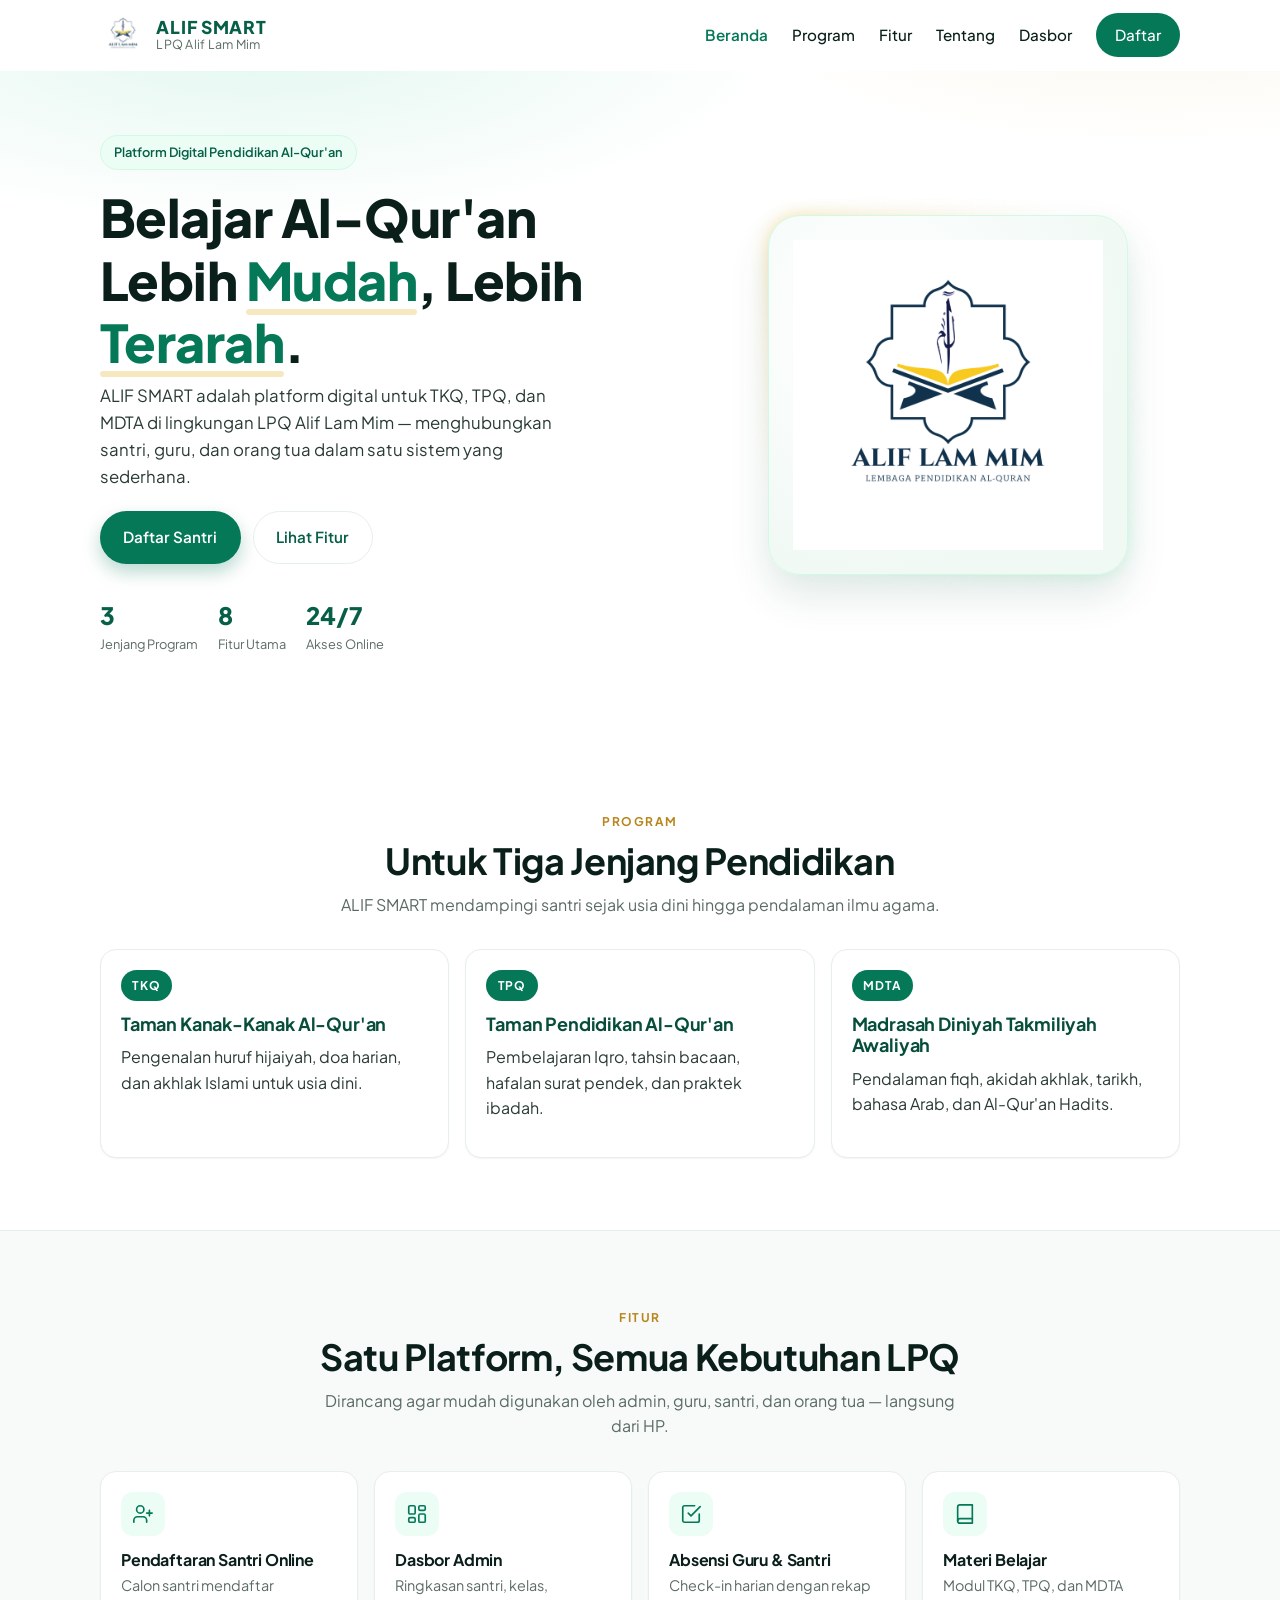
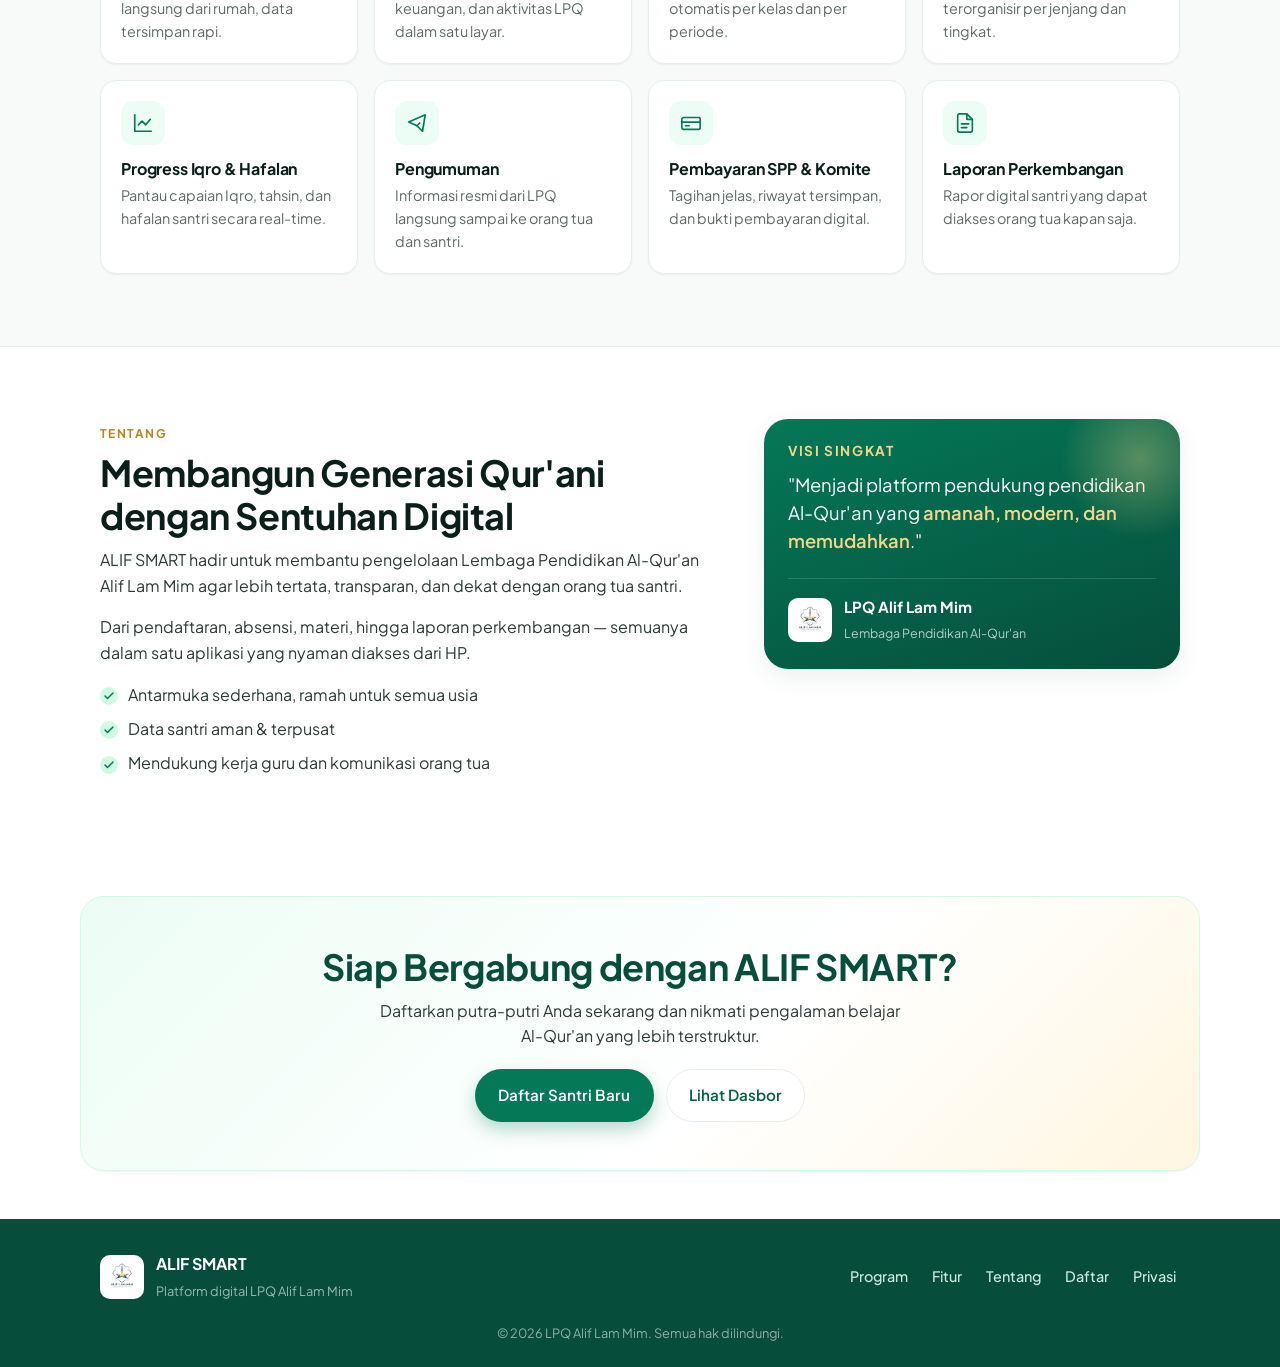
<file: index.html>
<!DOCTYPE html>
<html lang="id">
<head>
  <meta charset="UTF-8" />
  <meta name="viewport" content="width=device-width, initial-scale=1.0, viewport-fit=cover" />
  <meta name="theme-color" content="#047857" />
  <meta name="description" content="ALIF SMART — Platform digital LPQ Alif Lam Mim untuk TKQ, TPQ, dan MDTA. Pendaftaran online, absensi, materi belajar, progress Iqro & hafalan, pembayaran SPP." />

  <title>ALIF SMART — Platform Digital LPQ Alif Lam Mim</title>

  <link rel="icon" type="image/png" sizes="48x48" href="assets/img/favicon-48.png" />
  <link rel="apple-touch-icon" href="assets/img/apple-touch-icon.png" />
  <link rel="manifest" href="manifest.webmanifest" />
  <meta name="mobile-web-app-capable" content="yes" />
  <meta name="apple-mobile-web-app-capable" content="yes" />
  <meta name="apple-mobile-web-app-title" content="ALIF SMART" />
  <meta name="apple-mobile-web-app-status-bar-style" content="default" />

  <link rel="preconnect" href="https://fonts.googleapis.com" />
  <link rel="preconnect" href="https://fonts.gstatic.com" crossorigin />
  <link href="https://fonts.googleapis.com/css2?family=Plus+Jakarta+Sans:wght@400;500;600;700;800&display=swap" rel="stylesheet" />

  <link rel="stylesheet" href="css/tokens.css" />
  <link rel="stylesheet" href="css/base.css" />
  <link rel="stylesheet" href="css/components.css" />
  <link rel="stylesheet" href="css/pages/landing.css" />

  <script>
    // Hide reveal-group children before first paint (no FOUC).
    // Only when JS + IntersectionObserver are available; otherwise content
    // stays visible as a graceful fallback.
    if ('IntersectionObserver' in window) {
      document.documentElement.classList.add('reveal-ready');
    }
  </script>
</head>
<body>

  <header class="site-header" id="siteHeader">
    <div class="container header-inner">
      <a href="#beranda" class="brand" aria-current="page">
        <img src="assets/img/logo_alif_lam_mim.png" alt="Logo Alif Lam Mim" class="brand-logo" width="46" height="46" />
        <span class="brand-text">
          <span class="brand-name">ALIF SMART</span>
          <span class="brand-sub">LPQ Alif Lam Mim</span>
        </span>
      </a>

      <button class="nav-toggle" id="navToggle" aria-label="Buka menu" aria-expanded="false" aria-controls="siteNav">
        <span></span><span></span><span></span>
      </button>

      <nav class="site-nav" id="siteNav" aria-label="Navigasi utama">
        <a href="#beranda" aria-current="page">Beranda</a>
        <a href="#program">Program</a>
        <a href="#fitur">Fitur</a>
        <a href="#tentang">Tentang</a>
        <a href="dashboard.html">Dasbor</a>
        <a href="pendaftaran-santri.html" class="nav-cta">Daftar</a>
      </nav>
    </div>
  </header>

  <main>

    <!-- HERO -->
    <section class="hero" id="beranda">
      <div class="hero-bg" aria-hidden="true"></div>
      <div class="container hero-inner">
        <div class="hero-text">
          <span class="pill">Platform Digital Pendidikan Al-Qur'an</span>
          <h1>
            Belajar Al-Qur'an Lebih <span class="accent">Mudah</span>,
            Lebih <span class="accent">Terarah</span>.
          </h1>
          <p class="lead">
            ALIF SMART adalah platform digital untuk TKQ, TPQ, dan MDTA
            di lingkungan LPQ Alif Lam Mim — menghubungkan santri, guru,
            dan orang tua dalam satu sistem yang sederhana.
          </p>
          <div class="hero-cta">
            <a href="pendaftaran-santri.html" class="btn btn-primary">Daftar Santri</a>
            <a href="#fitur" class="btn btn-ghost">Lihat Fitur</a>
          </div>
          <ul class="hero-stats">
            <li><strong>3</strong><span>Jenjang Program</span></li>
            <li><strong>8</strong><span>Fitur Utama</span></li>
            <li><strong>24/7</strong><span>Akses Online</span></li>
          </ul>
        </div>
        <div class="hero-visual">
          <div class="logo-frame">
            <img src="assets/img/logo_alif_lam_mim.png" alt="Logo LPQ Alif Lam Mim" width="360" height="360" />
          </div>
        </div>
      </div>
    </section>

    <!-- PROGRAM -->
    <section class="section" id="program">
      <div class="container">
        <header class="section-head">
          <span class="eyebrow">Program</span>
          <h2>Untuk Tiga Jenjang Pendidikan</h2>
          <p>ALIF SMART mendampingi santri sejak usia dini hingga pendalaman ilmu agama.</p>
        </header>

        <div class="grid grid-3 reveal-group">
          <article class="card jenjang">
            <div class="badge">TKQ</div>
            <h3>Taman Kanak-Kanak Al-Qur'an</h3>
            <p>Pengenalan huruf hijaiyah, doa harian, dan akhlak Islami untuk usia dini.</p>
          </article>

          <article class="card jenjang">
            <div class="badge">TPQ</div>
            <h3>Taman Pendidikan Al-Qur'an</h3>
            <p>Pembelajaran Iqro, tahsin bacaan, hafalan surat pendek, dan praktek ibadah.</p>
          </article>

          <article class="card jenjang">
            <div class="badge">MDTA</div>
            <h3>Madrasah Diniyah Takmiliyah Awaliyah</h3>
            <p>Pendalaman fiqh, akidah akhlak, tarikh, bahasa Arab, dan Al-Qur'an Hadits.</p>
          </article>
        </div>
      </div>
    </section>

    <!-- FITUR -->
    <section class="section section-soft" id="fitur">
      <div class="container">
        <header class="section-head">
          <span class="eyebrow">Fitur</span>
          <h2>Satu Platform, Semua Kebutuhan LPQ</h2>
          <p>Dirancang agar mudah digunakan oleh admin, guru, santri, dan orang tua — langsung dari HP.</p>
        </header>

        <div class="grid grid-4 reveal-group">
          <article class="card feature">
            <div class="icon" aria-hidden="true">
              <svg viewBox="0 0 24 24" fill="none" stroke="currentColor" stroke-width="1.8" stroke-linecap="round" stroke-linejoin="round"><path d="M16 21v-2a4 4 0 0 0-4-4H6a4 4 0 0 0-4 4v2"/><circle cx="9" cy="7" r="4"/><path d="M19 8v6M22 11h-6"/></svg>
            </div>
            <h3>Pendaftaran Santri Online</h3>
            <p>Calon santri mendaftar langsung dari rumah, data tersimpan rapi.</p>
          </article>

          <article class="card feature">
            <div class="icon" aria-hidden="true">
              <svg viewBox="0 0 24 24" fill="none" stroke="currentColor" stroke-width="1.8" stroke-linecap="round" stroke-linejoin="round"><rect x="3" y="3" width="7" height="9" rx="1.5"/><rect x="14" y="3" width="7" height="5" rx="1.5"/><rect x="14" y="12" width="7" height="9" rx="1.5"/><rect x="3" y="16" width="7" height="5" rx="1.5"/></svg>
            </div>
            <h3>Dasbor Admin</h3>
            <p>Ringkasan santri, kelas, keuangan, dan aktivitas LPQ dalam satu layar.</p>
          </article>

          <article class="card feature">
            <div class="icon" aria-hidden="true">
              <svg viewBox="0 0 24 24" fill="none" stroke="currentColor" stroke-width="1.8" stroke-linecap="round" stroke-linejoin="round"><path d="M9 11l3 3L22 4"/><path d="M21 12v7a2 2 0 0 1-2 2H5a2 2 0 0 1-2-2V5a2 2 0 0 1 2-2h11"/></svg>
            </div>
            <h3>Absensi Guru & Santri</h3>
            <p>Check-in harian dengan rekap otomatis per kelas dan per periode.</p>
          </article>

          <article class="card feature">
            <div class="icon" aria-hidden="true">
              <svg viewBox="0 0 24 24" fill="none" stroke="currentColor" stroke-width="1.8" stroke-linecap="round" stroke-linejoin="round"><path d="M4 19.5A2.5 2.5 0 0 1 6.5 17H20"/><path d="M6.5 2H20v20H6.5A2.5 2.5 0 0 1 4 19.5v-15A2.5 2.5 0 0 1 6.5 2z"/></svg>
            </div>
            <h3>Materi Belajar</h3>
            <p>Modul TKQ, TPQ, dan MDTA terorganisir per jenjang dan tingkat.</p>
          </article>

          <article class="card feature">
            <div class="icon" aria-hidden="true">
              <svg viewBox="0 0 24 24" fill="none" stroke="currentColor" stroke-width="1.8" stroke-linecap="round" stroke-linejoin="round"><path d="M3 3v18h18"/><path d="M7 14l4-4 4 4 5-6"/></svg>
            </div>
            <h3>Progress Iqro & Hafalan</h3>
            <p>Pantau capaian Iqro, tahsin, dan hafalan santri secara real-time.</p>
          </article>

          <article class="card feature">
            <div class="icon" aria-hidden="true">
              <svg viewBox="0 0 24 24" fill="none" stroke="currentColor" stroke-width="1.8" stroke-linecap="round" stroke-linejoin="round"><path d="M3 11l18-8-3 18-6-6-9-4z"/><path d="M12 15l3-3"/></svg>
            </div>
            <h3>Pengumuman</h3>
            <p>Informasi resmi dari LPQ langsung sampai ke orang tua dan santri.</p>
          </article>

          <article class="card feature">
            <div class="icon" aria-hidden="true">
              <svg viewBox="0 0 24 24" fill="none" stroke="currentColor" stroke-width="1.8" stroke-linecap="round" stroke-linejoin="round"><rect x="2" y="6" width="20" height="13" rx="2"/><path d="M2 11h20"/><path d="M6 15h4"/></svg>
            </div>
            <h3>Pembayaran SPP & Komite</h3>
            <p>Tagihan jelas, riwayat tersimpan, dan bukti pembayaran digital.</p>
          </article>

          <article class="card feature">
            <div class="icon" aria-hidden="true">
              <svg viewBox="0 0 24 24" fill="none" stroke="currentColor" stroke-width="1.8" stroke-linecap="round" stroke-linejoin="round"><path d="M14 2H6a2 2 0 0 0-2 2v16a2 2 0 0 0 2 2h12a2 2 0 0 0 2-2V8z"/><path d="M14 2v6h6"/><path d="M8 13h8M8 17h6"/></svg>
            </div>
            <h3>Laporan Perkembangan</h3>
            <p>Rapor digital santri yang dapat diakses orang tua kapan saja.</p>
          </article>
        </div>
      </div>
    </section>

    <!-- TENTANG -->
    <section class="section" id="tentang">
      <div class="container about-grid">
        <div class="about-text">
          <span class="eyebrow">Tentang</span>
          <h2>Membangun Generasi Qur'ani dengan Sentuhan Digital</h2>
          <p>
            ALIF SMART hadir untuk membantu pengelolaan Lembaga Pendidikan Al-Qur'an
            Alif Lam Mim agar lebih tertata, transparan, dan dekat dengan orang tua santri.
          </p>
          <p>
            Dari pendaftaran, absensi, materi, hingga laporan perkembangan —
            semuanya dalam satu aplikasi yang nyaman diakses dari HP.
          </p>
          <ul class="check-list">
            <li>Antarmuka sederhana, ramah untuk semua usia</li>
            <li>Data santri aman &amp; terpusat</li>
            <li>Mendukung kerja guru dan komunikasi orang tua</li>
          </ul>
        </div>

        <aside class="about-card">
          <h3>Visi Singkat</h3>
          <p class="visi">
            "Menjadi platform pendukung pendidikan Al-Qur'an yang
            <em>amanah, modern, dan memudahkan</em>."
          </p>
          <div class="about-foot">
            <img src="assets/img/logo_alif_lam_mim.png" alt="Logo Alif Lam Mim" width="44" height="44" />
            <div>
              <strong>LPQ Alif Lam Mim</strong>
              <span>Lembaga Pendidikan Al-Qur'an</span>
            </div>
          </div>
        </aside>
      </div>
    </section>

    <!-- CTA -->
    <section class="cta" id="daftar">
      <div class="container cta-inner">
        <h2>Siap Bergabung dengan ALIF SMART?</h2>
        <p>Daftarkan putra-putri Anda sekarang dan nikmati pengalaman belajar Al-Qur'an yang lebih terstruktur.</p>
        <div class="hero-cta">
          <a href="pendaftaran-santri.html" class="btn btn-primary">Daftar Santri Baru</a>
          <a href="dashboard.html" class="btn btn-ghost">Lihat Dasbor</a>
        </div>
      </div>
    </section>

  </main>

  <footer class="site-footer">
    <div class="container footer-inner">
      <div class="foot-brand">
        <img src="assets/img/logo_alif_lam_mim.png" alt="Logo Alif Lam Mim" width="44" height="44" />
        <div>
          <strong>ALIF SMART</strong>
          <span>Platform digital LPQ Alif Lam Mim</span>
        </div>
      </div>
      <nav class="foot-nav" aria-label="Navigasi footer">
        <a href="#program">Program</a>
        <a href="#fitur">Fitur</a>
        <a href="#tentang">Tentang</a>
        <a href="pendaftaran-santri.html">Daftar</a>
        <a href="privasi.html">Privasi</a>
      </nav>
      <p class="copyright">&copy; <span id="year"></span> LPQ Alif Lam Mim. Semua hak dilindungi.</p>
    </div>
  </footer>

  <!-- Supabase config (gitignored, copy from supabase-config.example.js) -->
  <script src="js/supabase-config.js" onerror="window._noSupabaseConfig=true"></script>
  <script type="module" src="js/core.js"></script>
  <script type="module" src="js/auth.js"></script>
</body>
</html>
</file>
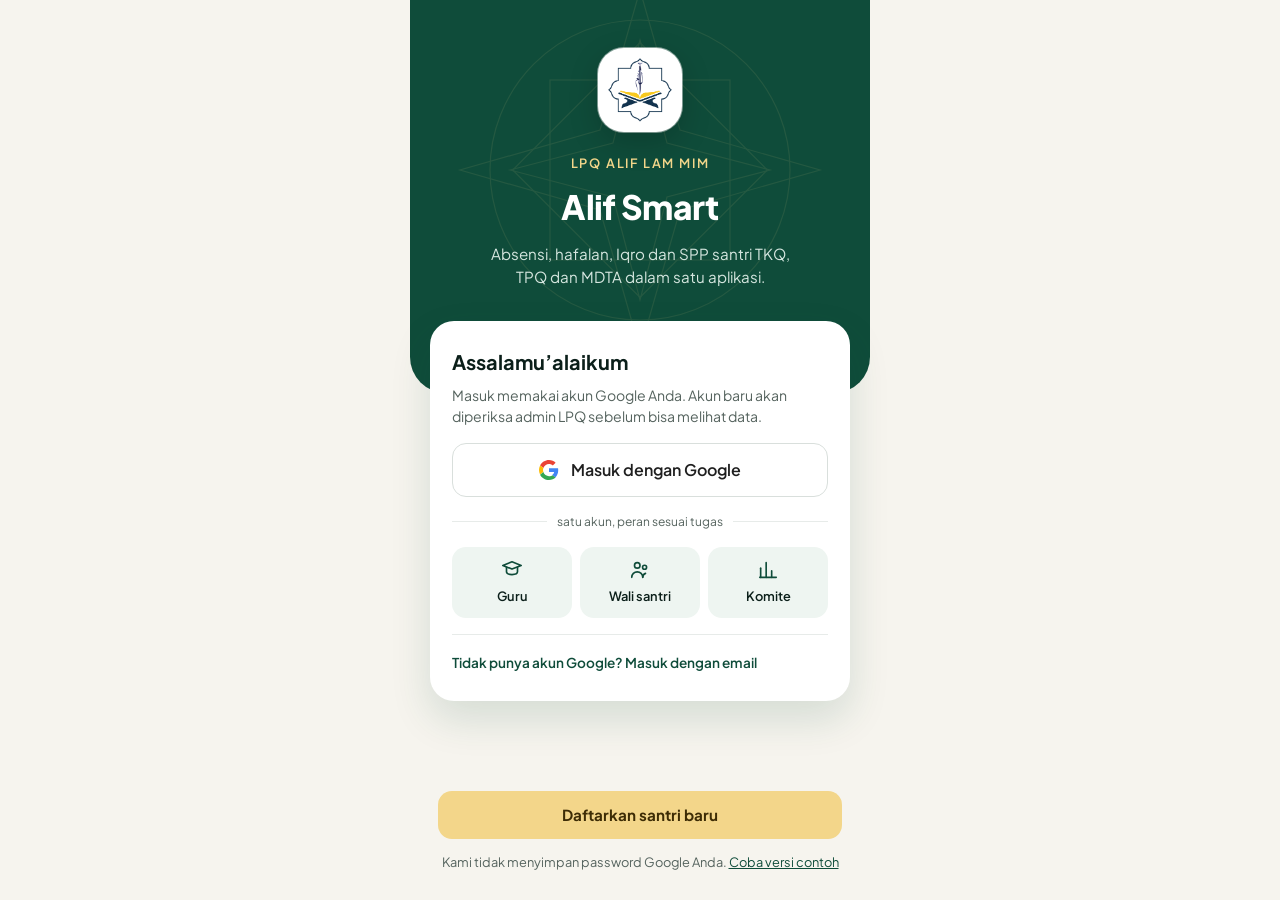
<file: login.html>
<!DOCTYPE html>
<html lang="id">
<head>
  <meta charset="UTF-8" />
  <meta name="viewport" content="width=device-width, initial-scale=1.0, viewport-fit=cover" />
  <meta name="theme-color" content="#0F4C3A" />
  <meta name="description" content="Masuk ke ALIF SMART dengan akun Google — platform digital LPQ Alif Lam Mim." />
  <meta name="robots" content="noindex" />

  <title>Masuk &mdash; ALIF SMART</title>

  <link rel="icon" type="image/png" sizes="48x48" href="assets/img/favicon-48.png" />
  <link rel="apple-touch-icon" href="assets/img/apple-touch-icon.png" />
  <link rel="manifest" href="manifest.webmanifest" />

  <link rel="preconnect" href="https://fonts.googleapis.com" />
  <link rel="preconnect" href="https://fonts.gstatic.com" crossorigin />
  <link href="https://fonts.googleapis.com/css2?family=Plus+Jakarta+Sans:wght@400;500;600;700;800&family=Amiri:wght@700&display=swap" rel="stylesheet" />

  <link rel="stylesheet" href="css/tokens.css" />
  <link rel="stylesheet" href="css/app.css" />
  <link rel="stylesheet" href="css/pages/login.css" />
</head>
<body class="app-body">

  <main class="login">
    <section class="login-hero">
      <svg class="login-ornament" aria-hidden="true" viewBox="0 0 420 420">
        <g fill="none" stroke="currentColor" stroke-width="1.2">
          <path d="M210 30 L250 170 L390 210 L250 250 L210 390 L170 250 L30 210 L170 170 Z"/>
          <path d="M210 80 L237 183 L340 210 L237 237 L210 340 L183 237 L80 210 L183 183 Z"/>
          <rect x="120" y="120" width="180" height="180" transform="rotate(45 210 210)"/>
          <rect x="120" y="120" width="180" height="180"/>
          <circle cx="210" cy="210" r="150"/>
        </g>
      </svg>
      <a href="index.html" class="login-mark" aria-label="Kembali ke beranda ALIF SMART">
        <img src="assets/img/logo-emblem.png" alt="" width="64" height="64" />
      </a>
      <p class="login-eyebrow">LPQ Alif Lam Mim</p>
      <h1>Alif Smart</h1>
      <p class="login-lead">Absensi, hafalan, Iqro dan SPP santri TKQ, TPQ dan MDTA dalam satu aplikasi.</p>
    </section>

    <section class="login-card" aria-labelledby="loginTitle">
      <h2 id="loginTitle">Assalamu’alaikum</h2>
      <p class="muted">Masuk memakai akun Google Anda. Akun baru akan diperiksa admin LPQ sebelum bisa melihat data.</p>

      <div id="authMsg" class="alert" role="status" aria-live="polite"></div>

      <button type="button" id="btnGoogle" class="btn-google">
        <svg width="20" height="20" viewBox="0 0 48 48" aria-hidden="true"><path fill="#EA4335" d="M24 9.5c3.5 0 6.6 1.2 9.1 3.6l6.8-6.8C35.8 2.4 30.3 0 24 0 14.6 0 6.6 5.4 2.6 13.2l7.9 6.2C12.4 13.6 17.7 9.5 24 9.5z"/><path fill="#4285F4" d="M46.1 24.5c0-1.6-.1-3.1-.4-4.5H24v9h12.4c-.5 2.9-2.2 5.3-4.6 6.9l7.4 5.8c4.3-4 6.9-9.9 6.9-17.2z"/><path fill="#FBBC05" d="M10.5 28.6c-.5-1.4-.8-3-.8-4.6s.3-3.2.8-4.6l-7.9-6.2C.9 16.5 0 20.1 0 24s.9 7.5 2.6 10.8l7.9-6.2z"/><path fill="#34A853" d="M24 48c6.5 0 11.9-2.1 15.9-5.8l-7.4-5.8c-2.1 1.4-4.8 2.3-8.5 2.3-6.3 0-11.6-4.1-13.5-9.8l-7.9 6.2C6.6 42.6 14.6 48 24 48z"/></svg>
        <span>Masuk dengan Google</span>
      </button>

      <div class="divider"><span>satu akun, peran sesuai tugas</span></div>

      <ul class="role-tiles">
        <li>
          <svg viewBox="0 0 24 24" aria-hidden="true"><path d="M2 7l10-4 10 4-10 4z"/><path d="M6 9v5c0 1.7 2.7 3 6 3s6-1.3 6-3V9"/></svg>
          Guru
        </li>
        <li>
          <svg viewBox="0 0 24 24" aria-hidden="true"><circle cx="9" cy="7" r="3"/><circle cx="17" cy="9" r="2.2"/><path d="M3 20c0-3.3 2.7-6 6-6s6 2.7 6 6"/><path d="M15 20c0-2 1-3.6 3-4.3"/></svg>
          Wali santri
        </li>
        <li>
          <svg viewBox="0 0 24 24" aria-hidden="true"><path d="M4 20V10"/><path d="M10 20V4"/><path d="M16 20v-7"/><path d="M21 20H3"/></svg>
          Komite
        </li>
      </ul>

      <details class="email-login">
        <summary>Tidak punya akun Google? Masuk dengan email</summary>
        <form id="formMagic" novalidate>
          <label for="emailMagic">Email</label>
          <input type="email" id="emailMagic" name="email" placeholder="nama@email.com" autocomplete="email" required />
          <button type="submit" class="btn-outline">Kirim link masuk ke email</button>
        </form>
        <form id="formPassword" novalidate>
          <p class="muted small">Admin dengan password:</p>
          <label for="emailPwd">Email</label>
          <input type="email" id="emailPwd" name="email" autocomplete="email" required />
          <label for="password">Password</label>
          <input type="password" id="password" name="password" autocomplete="current-password" required minlength="6" />
          <button type="submit" class="btn-outline">Masuk</button>
        </form>
      </details>
    </section>

    <footer class="login-foot">
      <a href="pendaftaran-santri.html" class="btn-gold">Daftarkan santri baru</a>
      <p class="muted small">Kami tidak menyimpan password Google Anda. <a href="dashboard.html?demo">Coba versi contoh</a></p>
    </footer>
  </main>

  <script src="js/supabase-config.js" onerror="window._noSupabaseConfig=true"></script>
  <script type="module" src="js/login.js"></script>
</body>
</html>
</file>
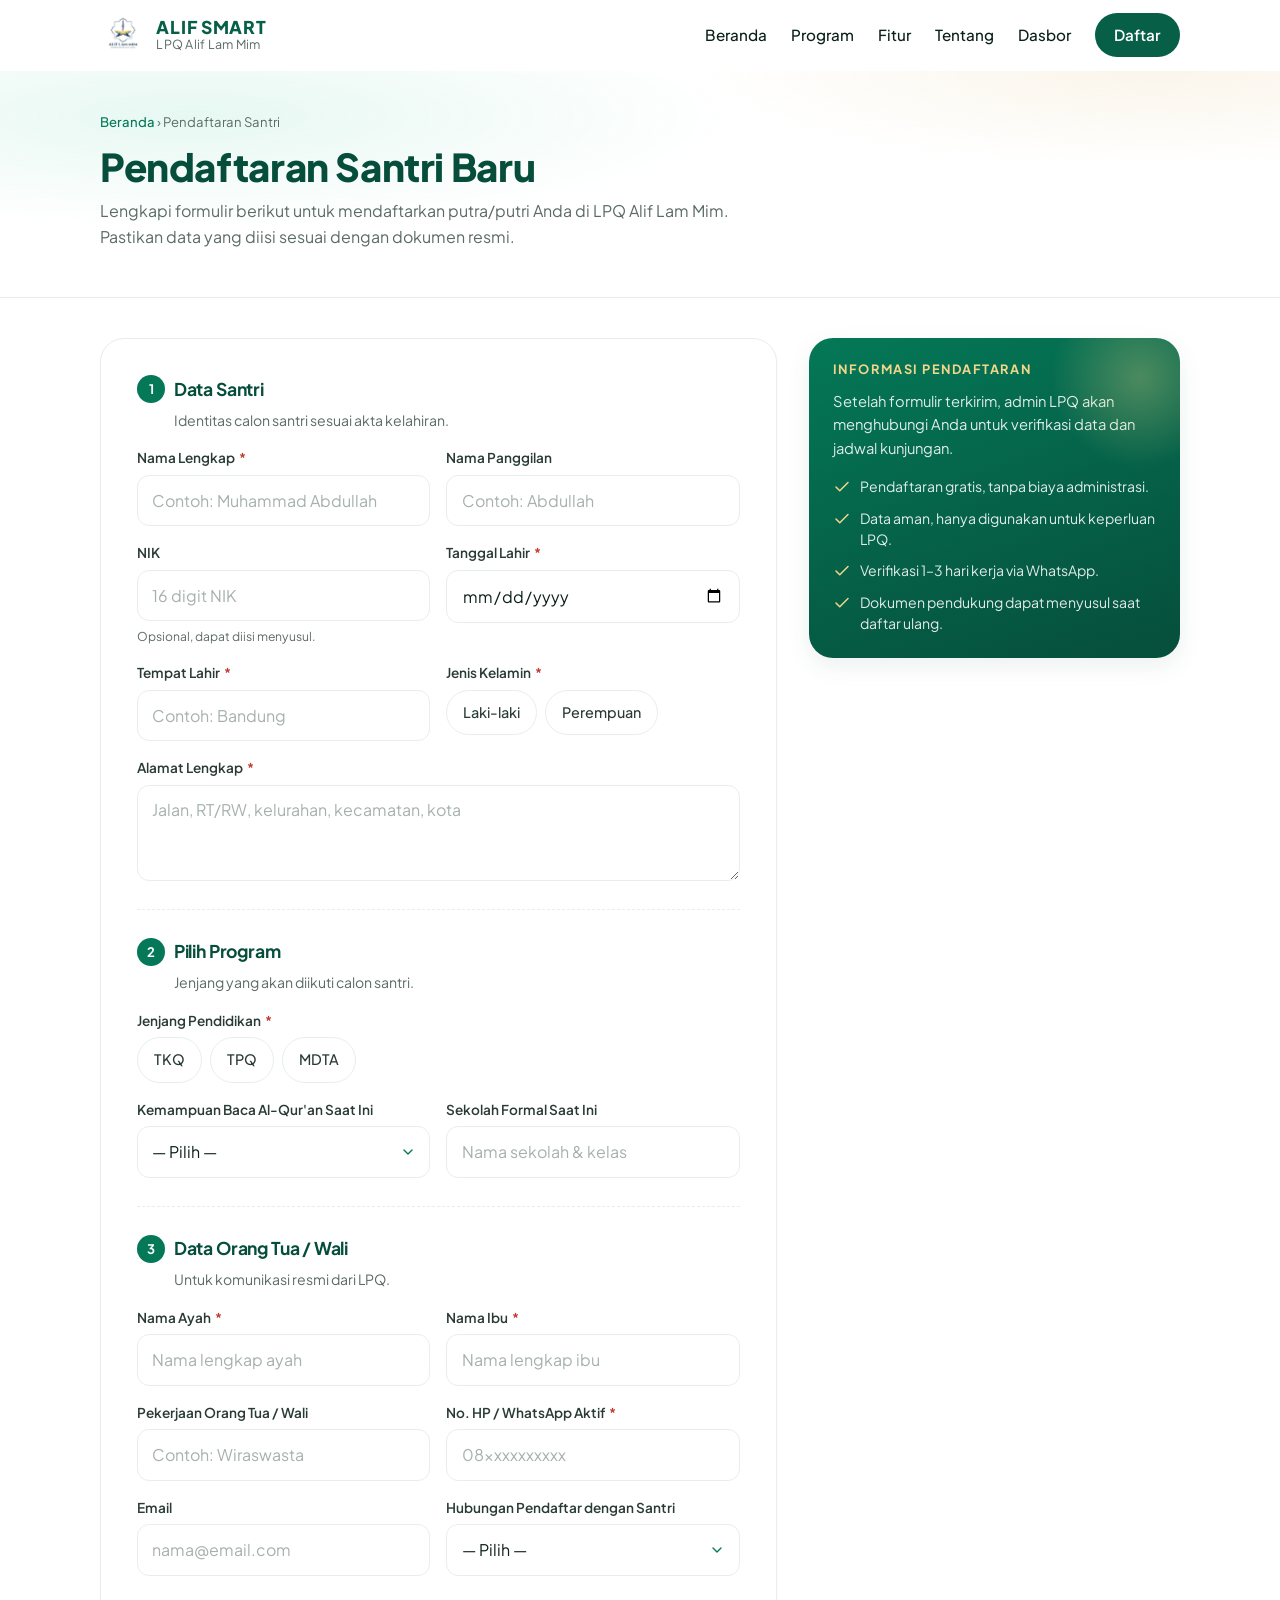
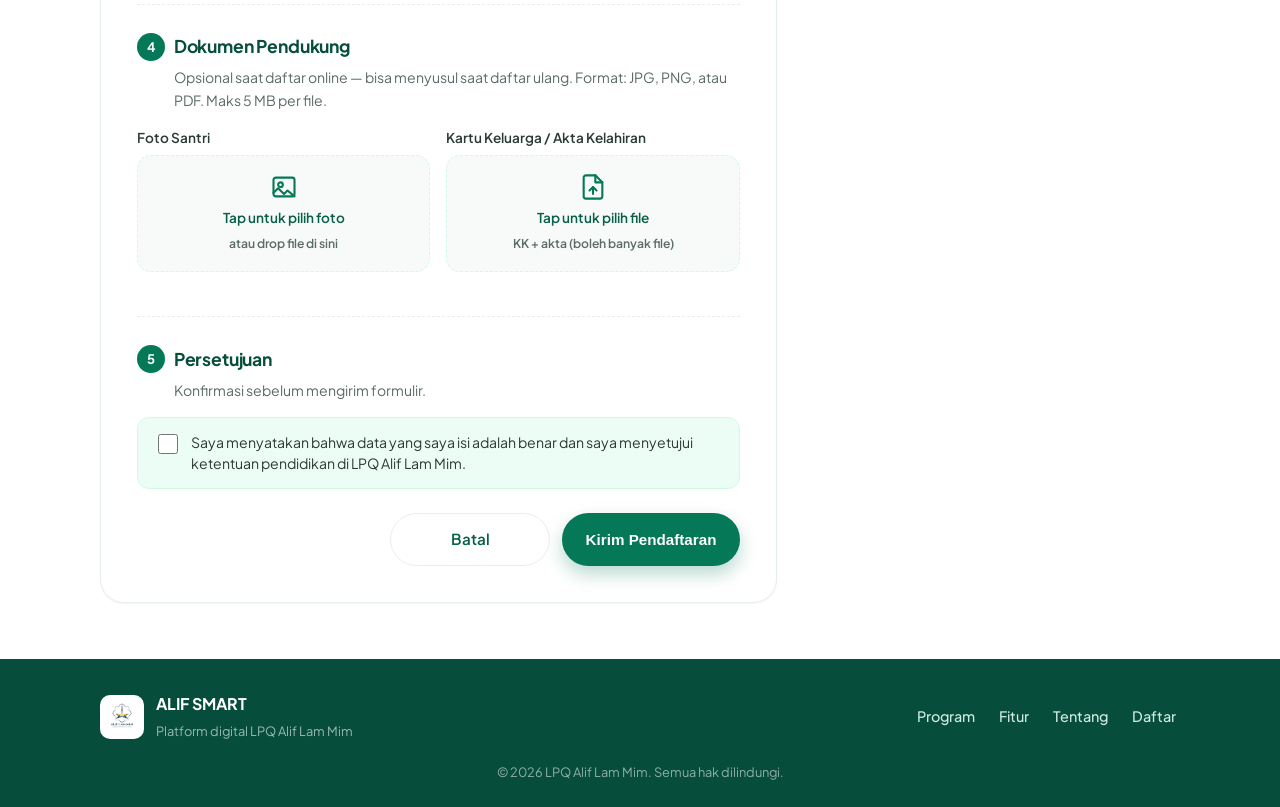
<file: pendaftaran-santri.html>
<!DOCTYPE html>
<html lang="id">
<head>
  <meta charset="UTF-8" />
  <meta name="viewport" content="width=device-width, initial-scale=1.0, viewport-fit=cover" />
  <meta name="theme-color" content="#047857" />
  <meta name="description" content="Formulir pendaftaran santri baru LPQ Alif Lam Mim — TKQ, TPQ, dan MDTA. Daftar online cepat dan mudah." />

  <title>Pendaftaran Santri — ALIF SMART</title>

  <link rel="icon" type="image/png" sizes="48x48" href="assets/img/favicon-48.png" />
  <link rel="apple-touch-icon" href="assets/img/apple-touch-icon.png" />
  <link rel="manifest" href="manifest.webmanifest" />
  <meta name="mobile-web-app-capable" content="yes" />
  <meta name="apple-mobile-web-app-capable" content="yes" />
  <meta name="apple-mobile-web-app-title" content="ALIF SMART" />

  <link rel="preconnect" href="https://fonts.googleapis.com" />
  <link rel="preconnect" href="https://fonts.gstatic.com" crossorigin />
  <link href="https://fonts.googleapis.com/css2?family=Plus+Jakarta+Sans:wght@400;500;600;700;800&display=swap" rel="stylesheet" />

  <link rel="stylesheet" href="css/tokens.css" />
  <link rel="stylesheet" href="css/base.css" />
  <link rel="stylesheet" href="css/components.css" />
  <link rel="stylesheet" href="css/pages/form.css" />
</head>
<body>

  <header class="site-header" id="siteHeader">
    <div class="container header-inner">
      <a href="index.html" class="brand">
        <img src="assets/img/logo_alif_lam_mim.png" alt="Logo Alif Lam Mim" class="brand-logo" width="46" height="46" />
        <span class="brand-text">
          <span class="brand-name">ALIF SMART</span>
          <span class="brand-sub">LPQ Alif Lam Mim</span>
        </span>
      </a>

      <button class="nav-toggle" id="navToggle" aria-label="Buka menu" aria-expanded="false" aria-controls="siteNav">
        <span></span><span></span><span></span>
      </button>

      <nav class="site-nav" id="siteNav" aria-label="Navigasi utama">
        <a href="index.html#beranda">Beranda</a>
        <a href="index.html#program">Program</a>
        <a href="index.html#fitur">Fitur</a>
        <a href="index.html#tentang">Tentang</a>
        <a href="dashboard.html">Dasbor</a>
        <a href="pendaftaran-santri.html" class="nav-cta" aria-current="page">Daftar</a>
      </nav>
    </div>
  </header>

  <main>

    <!-- PAGE HERO -->
    <section class="page-hero">
      <div class="container">
        <p class="breadcrumb">
          <a href="index.html">Beranda</a> &rsaquo; Pendaftaran Santri
        </p>
        <h1>Pendaftaran Santri Baru</h1>
        <p>Lengkapi formulir berikut untuk mendaftarkan putra/putri Anda di LPQ Alif Lam Mim. Pastikan data yang diisi sesuai dengan dokumen resmi.</p>
      </div>
    </section>

    <!-- FORM -->
    <section class="form-shell">
      <div class="container form-grid">

        <!-- FORM CARD -->
        <div class="form-card">

          <!-- SUCCESS STATE -->
          <div class="form-success" id="formSuccess" aria-live="polite">
            <div class="check-circle" aria-hidden="true">
              <svg width="32" height="32" viewBox="0 0 24 24" fill="none" stroke="currentColor" stroke-width="2.5" stroke-linecap="round" stroke-linejoin="round"><polyline points="20 6 9 17 4 12"/></svg>
            </div>
            <h2>Pendaftaran Terkirim!</h2>
            <p>Terima kasih, formulir pendaftaran sudah kami terima. Admin LPQ akan menghubungi Anda dalam 1&ndash;3 hari kerja.</p>
            <a href="index.html" class="btn btn-primary">Kembali ke Beranda</a>
          </div>

          <!-- ERROR BANNER (hidden by default) -->
          <div id="formError" class="alert error" role="alert" aria-live="assertive"></div>

          <!-- FORM -->
          <form id="formDaftar" novalidate enctype="multipart/form-data">

            <!-- SECTION 1: DATA SANTRI -->
            <div class="form-section">
              <header>
                <h2><span class="step-num">1</span> Data Santri</h2>
                <p class="section-desc">Identitas calon santri sesuai akta kelahiran.</p>
              </header>

              <div class="form-row cols-2">
                <div class="form-field">
                  <label for="nama">Nama Lengkap <span class="req">*</span></label>
                  <input type="text" id="nama" name="nama" placeholder="Contoh: Muhammad Abdullah" autocomplete="name" required />
                </div>
                <div class="form-field">
                  <label for="panggilan">Nama Panggilan</label>
                  <input type="text" id="panggilan" name="panggilan" placeholder="Contoh: Abdullah" />
                </div>
              </div>

              <div class="form-row cols-2">
                <div class="form-field">
                  <label for="nik">NIK</label>
                  <input type="text" id="nik" name="nik" placeholder="16 digit NIK" inputmode="numeric" pattern="[0-9]{16}" maxlength="16" />
                  <span class="hint">Opsional, dapat diisi menyusul.</span>
                </div>
                <div class="form-field">
                  <label for="tanggal_lahir">Tanggal Lahir <span class="req">*</span></label>
                  <input type="date" id="tanggal_lahir" name="tanggal_lahir" required />
                </div>
              </div>

              <div class="form-row cols-2">
                <div class="form-field">
                  <label for="tempat_lahir">Tempat Lahir <span class="req">*</span></label>
                  <input type="text" id="tempat_lahir" name="tempat_lahir" placeholder="Contoh: Bandung" required />
                </div>
                <div class="form-field">
                  <label>Jenis Kelamin <span class="req">*</span></label>
                  <div class="choice-group" role="radiogroup" aria-label="Jenis kelamin">
                    <label class="choice">
                      <input type="radio" name="jk" value="L" required />
                      <span>Laki-laki</span>
                    </label>
                    <label class="choice">
                      <input type="radio" name="jk" value="P" />
                      <span>Perempuan</span>
                    </label>
                  </div>
                </div>
              </div>

              <div class="form-row">
                <div class="form-field">
                  <label for="alamat">Alamat Lengkap <span class="req">*</span></label>
                  <textarea id="alamat" name="alamat" placeholder="Jalan, RT/RW, kelurahan, kecamatan, kota" autocomplete="street-address" required></textarea>
                </div>
              </div>
            </div>

            <!-- SECTION 2: PROGRAM -->
            <div class="form-section">
              <header>
                <h2><span class="step-num">2</span> Pilih Program</h2>
                <p class="section-desc">Jenjang yang akan diikuti calon santri.</p>
              </header>

              <div class="form-row">
                <div class="form-field">
                  <label>Jenjang Pendidikan <span class="req">*</span></label>
                  <div class="choice-group" role="radiogroup" aria-label="Jenjang pendidikan">
                    <label class="choice">
                      <input type="radio" name="jenjang" value="TKQ" required />
                      <span>TKQ</span>
                    </label>
                    <label class="choice">
                      <input type="radio" name="jenjang" value="TPQ" />
                      <span>TPQ</span>
                    </label>
                    <label class="choice">
                      <input type="radio" name="jenjang" value="MDTA" />
                      <span>MDTA</span>
                    </label>
                  </div>
                </div>
              </div>

              <div class="form-row cols-2">
                <div class="form-field">
                  <label for="kemampuan">Kemampuan Baca Al-Qur'an Saat Ini</label>
                  <select id="kemampuan" name="kemampuan">
                    <option value="">&mdash; Pilih &mdash;</option>
                    <option value="belum_hijaiyah">Belum mengenal huruf hijaiyah</option>
                    <option value="sudah_hijaiyah">Sudah mengenal huruf hijaiyah</option>
                    <option value="iqro_1_2">Iqro 1&ndash;2</option>
                    <option value="iqro_3_4">Iqro 3&ndash;4</option>
                    <option value="iqro_5_6">Iqro 5&ndash;6</option>
                    <option value="al_quran">Sudah Al-Qur'an</option>
                  </select>
                </div>
                <div class="form-field">
                  <label for="sekolah">Sekolah Formal Saat Ini</label>
                  <input type="text" id="sekolah" name="sekolah" placeholder="Nama sekolah & kelas" />
                </div>
              </div>
            </div>

            <!-- SECTION 3: DATA ORANG TUA -->
            <div class="form-section">
              <header>
                <h2><span class="step-num">3</span> Data Orang Tua / Wali</h2>
                <p class="section-desc">Untuk komunikasi resmi dari LPQ.</p>
              </header>

              <div class="form-row cols-2">
                <div class="form-field">
                  <label for="ayah">Nama Ayah <span class="req">*</span></label>
                  <input type="text" id="ayah" name="ayah" placeholder="Nama lengkap ayah" required />
                </div>
                <div class="form-field">
                  <label for="ibu">Nama Ibu <span class="req">*</span></label>
                  <input type="text" id="ibu" name="ibu" placeholder="Nama lengkap ibu" required />
                </div>
              </div>

              <div class="form-row cols-2">
                <div class="form-field">
                  <label for="pekerjaan">Pekerjaan Orang Tua / Wali</label>
                  <input type="text" id="pekerjaan" name="pekerjaan" placeholder="Contoh: Wiraswasta" />
                </div>
                <div class="form-field">
                  <label for="hp">No. HP / WhatsApp Aktif <span class="req">*</span></label>
                  <input type="tel" id="hp" name="hp" placeholder="08xxxxxxxxxx" inputmode="tel" autocomplete="tel" required />
                </div>
              </div>

              <div class="form-row cols-2">
                <div class="form-field">
                  <label for="email">Email</label>
                  <input type="email" id="email" name="email" placeholder="nama@email.com" autocomplete="email" />
                </div>
                <div class="form-field">
                  <label for="hubungan">Hubungan Pendaftar dengan Santri</label>
                  <select id="hubungan" name="hubungan">
                    <option value="">&mdash; Pilih &mdash;</option>
                    <option value="ayah">Ayah</option>
                    <option value="ibu">Ibu</option>
                    <option value="wali">Wali</option>
                  </select>
                </div>
              </div>
            </div>

            <!-- SECTION 4: DOKUMEN PENDUKUNG -->
            <div class="form-section">
              <header>
                <h2><span class="step-num">4</span> Dokumen Pendukung</h2>
                <p class="section-desc">Opsional saat daftar online &mdash; bisa menyusul saat daftar ulang. Format: JPG, PNG, atau PDF. Maks 5 MB per file.</p>
              </header>

              <div class="form-row cols-2">
                <div class="form-field">
                  <label for="foto_santri">Foto Santri</label>
                  <label class="file-drop" for="foto_santri" tabindex="0" role="button" aria-label="Pilih foto santri">
                    <svg viewBox="0 0 24 24" fill="none" stroke="currentColor" stroke-width="1.8" stroke-linecap="round" stroke-linejoin="round" aria-hidden="true"><rect x="3" y="4" width="18" height="16" rx="2"/><circle cx="9" cy="10" r="2"/><path d="m3 17 4-4 5 5 3-3 6 5"/></svg>
                    <strong>Tap untuk pilih foto</strong>
                    <span class="file-hint">atau drop file di sini</span>
                    <input type="file" id="foto_santri" name="foto_santri" accept="image/jpeg,image/png" />
                  </label>
                  <ul class="file-list" aria-live="polite"></ul>
                </div>
                <div class="form-field">
                  <label for="dokumen">Kartu Keluarga / Akta Kelahiran</label>
                  <label class="file-drop" for="dokumen" tabindex="0" role="button" aria-label="Pilih dokumen pendukung">
                    <svg viewBox="0 0 24 24" fill="none" stroke="currentColor" stroke-width="1.8" stroke-linecap="round" stroke-linejoin="round" aria-hidden="true"><path d="M14 2H6a2 2 0 0 0-2 2v16a2 2 0 0 0 2 2h12a2 2 0 0 0 2-2V8z"/><path d="M14 2v6h6"/><path d="M12 18v-6"/><path d="m9 15 3-3 3 3"/></svg>
                    <strong>Tap untuk pilih file</strong>
                    <span class="file-hint">KK + akta (boleh banyak file)</span>
                    <input type="file" id="dokumen" name="dokumen" accept="image/jpeg,image/png,application/pdf" multiple />
                  </label>
                  <ul class="file-list" aria-live="polite"></ul>
                </div>
              </div>
            </div>

            <!-- SECTION 5: PERSETUJUAN -->
            <div class="form-section">
              <header>
                <h2><span class="step-num">5</span> Persetujuan</h2>
                <p class="section-desc">Konfirmasi sebelum mengirim formulir.</p>
              </header>

              <div class="form-row">
                <label class="check">
                  <input type="checkbox" id="setuju" name="setuju" required />
                  <span>Saya menyatakan bahwa data yang saya isi adalah benar dan saya menyetujui ketentuan pendidikan di LPQ Alif Lam Mim.</span>
                </label>
              </div>
            </div>

            <!-- ACTIONS -->
            <div class="form-actions">
              <a href="index.html" class="btn btn-ghost">Batal</a>
              <button type="submit" class="btn btn-primary">Kirim Pendaftaran</button>
            </div>
          </form>

        </div>

        <!-- SIDEBAR INFO -->
        <aside class="info-aside" aria-label="Informasi pendaftaran">
          <h3>Informasi Pendaftaran</h3>
          <p>Setelah formulir terkirim, admin LPQ akan menghubungi Anda untuk verifikasi data dan jadwal kunjungan.</p>

          <ul class="info-list">
            <li>
              <svg viewBox="0 0 24 24" fill="none" stroke="currentColor" stroke-width="2" stroke-linecap="round" stroke-linejoin="round" aria-hidden="true"><polyline points="20 6 9 17 4 12"/></svg>
              <span>Pendaftaran gratis, tanpa biaya administrasi.</span>
            </li>
            <li>
              <svg viewBox="0 0 24 24" fill="none" stroke="currentColor" stroke-width="2" stroke-linecap="round" stroke-linejoin="round" aria-hidden="true"><polyline points="20 6 9 17 4 12"/></svg>
              <span>Data aman, hanya digunakan untuk keperluan LPQ.</span>
            </li>
            <li>
              <svg viewBox="0 0 24 24" fill="none" stroke="currentColor" stroke-width="2" stroke-linecap="round" stroke-linejoin="round" aria-hidden="true"><polyline points="20 6 9 17 4 12"/></svg>
              <span>Verifikasi 1&ndash;3 hari kerja via WhatsApp.</span>
            </li>
            <li>
              <svg viewBox="0 0 24 24" fill="none" stroke="currentColor" stroke-width="2" stroke-linecap="round" stroke-linejoin="round" aria-hidden="true"><polyline points="20 6 9 17 4 12"/></svg>
              <span>Dokumen pendukung dapat menyusul saat daftar ulang.</span>
            </li>
          </ul>
        </aside>

      </div>
    </section>

  </main>

  <footer class="site-footer">
    <div class="container footer-inner">
      <div class="foot-brand">
        <img src="assets/img/logo_alif_lam_mim.png" alt="Logo Alif Lam Mim" width="44" height="44" />
        <div>
          <strong>ALIF SMART</strong>
          <span>Platform digital LPQ Alif Lam Mim</span>
        </div>
      </div>
      <nav class="foot-nav" aria-label="Navigasi footer">
        <a href="index.html#program">Program</a>
        <a href="index.html#fitur">Fitur</a>
        <a href="index.html#tentang">Tentang</a>
        <a href="pendaftaran-santri.html">Daftar</a>
      </nav>
      <p class="copyright">&copy; <span id="year"></span> LPQ Alif Lam Mim. Semua hak dilindungi.</p>
    </div>
  </footer>

  <!-- Supabase config (gitignored, copy from supabase-config.example.js) -->
  <script src="js/supabase-config.js" onerror="window._noSupabaseConfig=true"></script>
  <script type="module" src="js/core.js"></script>
  <script type="module" src="js/auth.js"></script>
  <script type="module" src="js/form.js"></script>
</body>
</html>
</file>
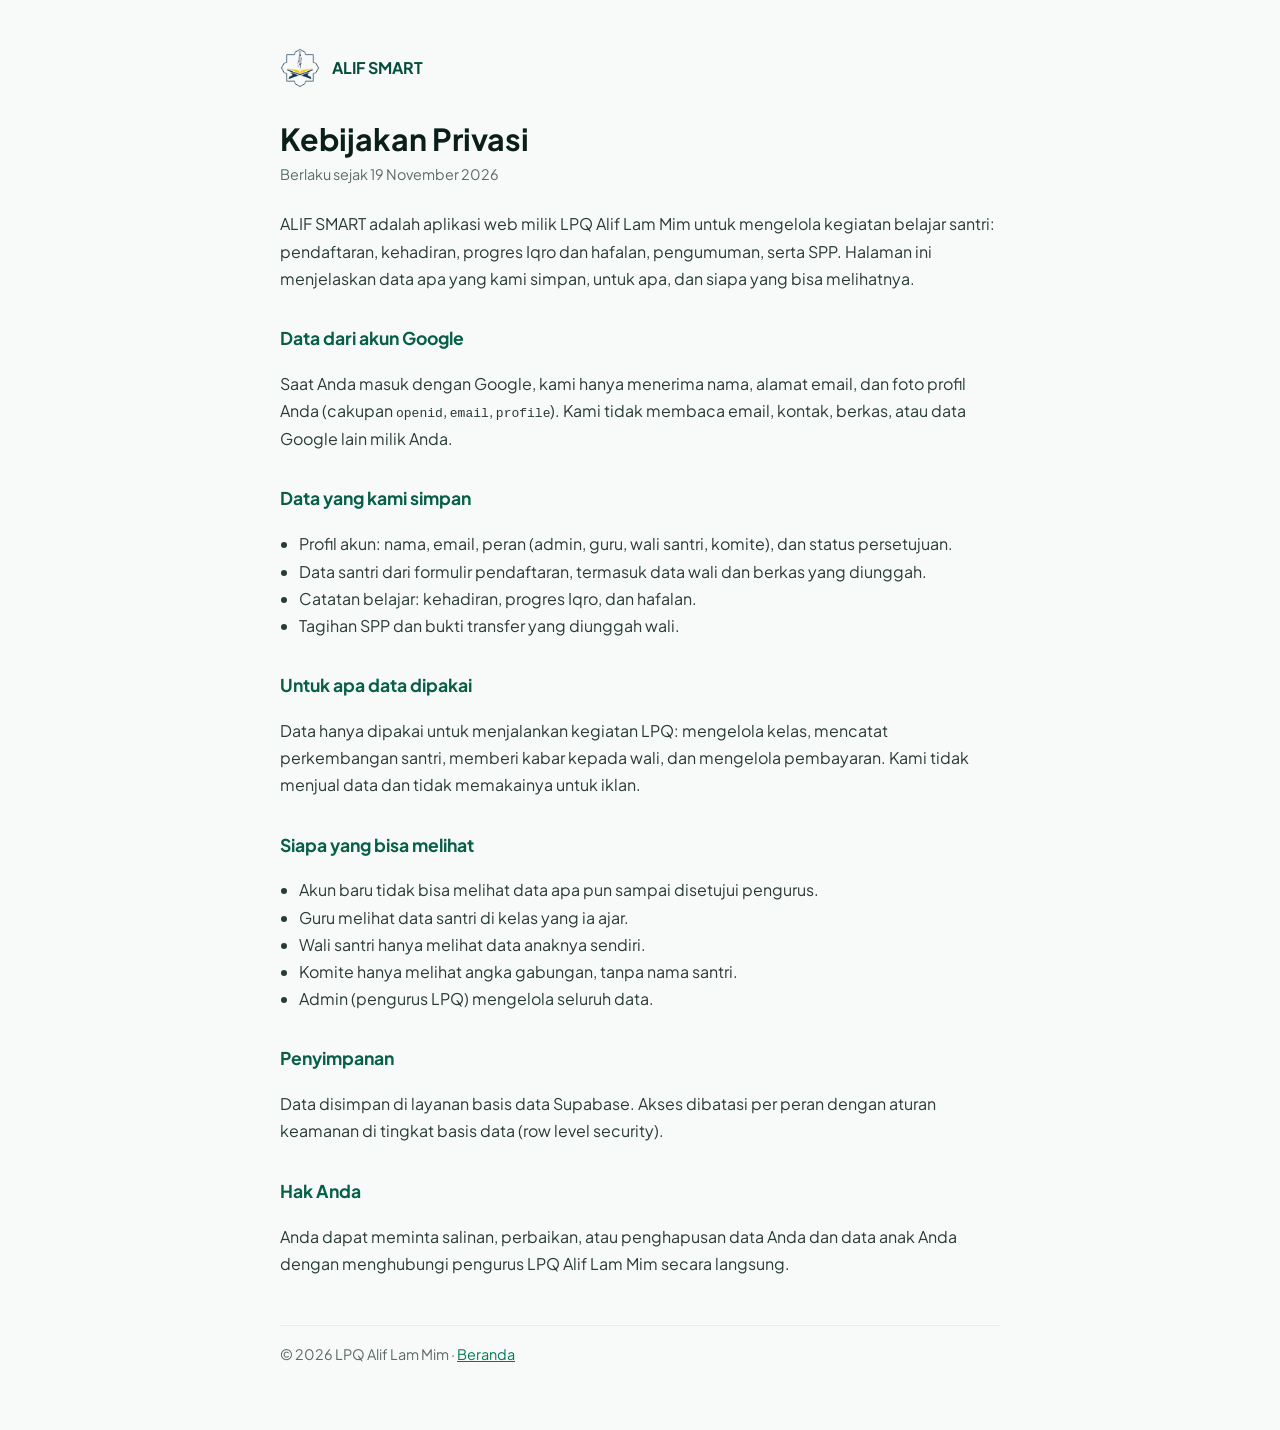
<file: privasi.html>
<!DOCTYPE html>
<html lang="id">
<head>
  <meta charset="UTF-8" />
  <meta name="viewport" content="width=device-width, initial-scale=1.0" />
  <meta name="theme-color" content="#0F4C3A" />
  <meta name="description" content="Kebijakan privasi ALIF SMART, platform digital LPQ Alif Lam Mim." />
  <title>Kebijakan Privasi &mdash; ALIF SMART</title>
  <link rel="icon" type="image/png" sizes="48x48" href="assets/img/favicon-48.png" />
  <link rel="preconnect" href="https://fonts.googleapis.com" />
  <link rel="preconnect" href="https://fonts.gstatic.com" crossorigin />
  <link href="https://fonts.googleapis.com/css2?family=Plus+Jakarta+Sans:wght@400;600;700&display=swap" rel="stylesheet" />
  <link rel="stylesheet" href="css/tokens.css" />
  <style>
    body { margin: 0; font-family: var(--font); color: var(--ink-700); background: var(--bg-soft); line-height: 1.7; }
    main { max-width: 720px; margin: 0 auto; padding: 48px 20px 64px; }
    .brand { display: flex; align-items: center; gap: 12px; text-decoration: none; color: var(--emerald-900); font-weight: 700; margin-bottom: 32px; }
    h1 { color: var(--ink-900); font-size: 1.9rem; line-height: 1.25; margin: 0 0 4px; }
    h2 { color: var(--emerald-800); font-size: 1.1rem; margin: 32px 0 8px; }
    .meta { color: var(--ink-500); font-size: .9rem; margin: 0 0 24px; }
    ul { padding-left: 1.2rem; }
    a { color: var(--emerald-700); }
    footer { margin-top: 48px; padding-top: 16px; border-top: 1px solid var(--line); font-size: .9rem; color: var(--ink-500); }
  </style>
</head>
<body>
  <main>
    <a class="brand" href="index.html">
      <img src="assets/img/logo-emblem.png" alt="" width="40" height="40" />
      ALIF SMART
    </a>

    <h1>Kebijakan Privasi</h1>
    <p class="meta">Berlaku sejak 19 November 2026</p>

    <p>ALIF SMART adalah aplikasi web milik LPQ Alif Lam Mim untuk mengelola kegiatan belajar santri:
      pendaftaran, kehadiran, progres Iqro dan hafalan, pengumuman, serta SPP. Halaman ini menjelaskan
      data apa yang kami simpan, untuk apa, dan siapa yang bisa melihatnya.</p>

    <h2>Data dari akun Google</h2>
    <p>Saat Anda masuk dengan Google, kami hanya menerima nama, alamat email, dan foto profil Anda
      (cakupan <code>openid</code>, <code>email</code>, <code>profile</code>). Kami tidak membaca email,
      kontak, berkas, atau data Google lain milik Anda.</p>

    <h2>Data yang kami simpan</h2>
    <ul>
      <li>Profil akun: nama, email, peran (admin, guru, wali santri, komite), dan status persetujuan.</li>
      <li>Data santri dari formulir pendaftaran, termasuk data wali dan berkas yang diunggah.</li>
      <li>Catatan belajar: kehadiran, progres Iqro, dan hafalan.</li>
      <li>Tagihan SPP dan bukti transfer yang diunggah wali.</li>
    </ul>

    <h2>Untuk apa data dipakai</h2>
    <p>Data hanya dipakai untuk menjalankan kegiatan LPQ: mengelola kelas, mencatat perkembangan santri,
      memberi kabar kepada wali, dan mengelola pembayaran. Kami tidak menjual data dan tidak memakainya
      untuk iklan.</p>

    <h2>Siapa yang bisa melihat</h2>
    <ul>
      <li>Akun baru tidak bisa melihat data apa pun sampai disetujui pengurus.</li>
      <li>Guru melihat data santri di kelas yang ia ajar.</li>
      <li>Wali santri hanya melihat data anaknya sendiri.</li>
      <li>Komite hanya melihat angka gabungan, tanpa nama santri.</li>
      <li>Admin (pengurus LPQ) mengelola seluruh data.</li>
    </ul>

    <h2>Penyimpanan</h2>
    <p>Data disimpan di layanan basis data Supabase. Akses dibatasi per peran dengan aturan keamanan
      di tingkat basis data (row level security).</p>

    <h2>Hak Anda</h2>
    <p>Anda dapat meminta salinan, perbaikan, atau penghapusan data Anda dan data anak Anda dengan
      menghubungi pengurus LPQ Alif Lam Mim secara langsung.</p>

    <footer>&copy; <span id="year">2026</span> LPQ Alif Lam Mim &middot; <a href="index.html">Beranda</a></footer>
  </main>
</body>
</html>
</file>
<file: css/tokens.css>
/* ============================================
   ALIF SMART — Design Tokens
   Palette: Emerald, White, Soft Gold
   ============================================ */

:root {
  --emerald-50:  #ecfdf5;
  --emerald-100: #d1fae5;
  --emerald-500: #10b981;
  --emerald-600: #059669;
  --emerald-700: #047857;
  --emerald-800: #065f46;
  --emerald-900: #064e3b;

  --gold-100: #fef6e0;
  --gold-300: #f3d68a;
  --gold-500: #d4a23a;
  --gold-600: #b8861f;

  --ink-900: #0b1f1a;
  --ink-700: #2a3b36;
  --ink-500: #5b6b66;
  --ink-300: #a6b1ad;

  --bg:      #ffffff;
  --bg-soft: #f7faf8;
  --line:    #e7efeb;

  --radius-sm: 10px;
  --radius:    16px;
  --radius-lg: 24px;

  --shadow-sm: 0 1px 2px rgba(6, 78, 59, 0.06);
  --shadow:    0 8px 24px rgba(6, 78, 59, 0.08);
  --shadow-lg: 0 20px 40px rgba(6, 78, 59, 0.12);

  --container: 1120px;

  --font: 'Plus Jakarta Sans', system-ui, -apple-system, 'Segoe UI', Roboto, sans-serif;

  /* Mobile tap-target minimum per WCAG 2.2 AAA */
  --tap-target: 44px;
}
</file>
<file: css/base.css>
/* ============================================
   ALIF SMART — Base
   Reset, typography, container, buttons
   ============================================ */

* { box-sizing: border-box; }

html {
  scroll-behavior: smooth;
  overflow-x: hidden;
}

body {
  margin: 0;
  font-family: var(--font);
  color: var(--ink-900);
  background: var(--bg);
  line-height: 1.6;
  -webkit-font-smoothing: antialiased;
  text-rendering: optimizeLegibility;
  overflow-x: hidden;
  width: 100%;
}

img { max-width: 100%; display: block; }

a { color: var(--emerald-700); text-decoration: none; }
a:hover { color: var(--emerald-800); }

h1, h2, h3 { font-weight: 700; letter-spacing: -0.01em; line-height: 1.2; margin: 0 0 .6rem; }
h1 { font-size: clamp(2rem, 6vw, 3.25rem); font-weight: 800; }
h2 { font-size: clamp(1.5rem, 4.2vw, 2.25rem); }
h3 { font-size: 1.125rem; }
p  { margin: 0 0 1rem; color: var(--ink-700); }

.container {
  width: 100%;
  max-width: var(--container);
  margin: 0 auto;
  padding: 0 1.25rem;
}

.section {
  padding: 3rem 0;
}
.section-soft {
  background: var(--bg-soft);
  border-top: 1px solid var(--line);
  border-bottom: 1px solid var(--line);
}
.section-head {
  text-align: center;
  max-width: 640px;
  margin: 0 auto 2rem;
}
.section-head p {
  color: var(--ink-500);
  font-size: 1rem;
}

/* ---- Buttons ---- */
.btn {
  display: inline-flex;
  align-items: center;
  justify-content: center;
  gap: .5rem;
  padding: .85rem 1.4rem;
  font-weight: 600;
  font-size: .95rem;
  border-radius: 999px;
  border: 1px solid transparent;
  transition: transform .15s ease, box-shadow .2s ease, background .2s ease, color .2s ease;
  cursor: pointer;
  min-height: var(--tap-target);
}
.btn-primary {
  background: var(--emerald-700);
  color: #fff;
  box-shadow: 0 8px 18px rgba(4, 120, 87, 0.28);
}
.btn-primary:hover {
  background: var(--emerald-800);
  color: #fff;
  transform: translateY(-1px);
}
.btn-ghost {
  background: #fff;
  color: var(--emerald-800);
  border-color: var(--line);
}
.btn-ghost:hover {
  border-color: var(--emerald-500);
  color: var(--emerald-800);
}

/* Container & section responsive */
@media (max-width: 640px) {
  .container { padding: 0 1rem; }
  .section { padding: 2.25rem 0; }
  .section-head { margin-bottom: 1.5rem; }
  .section-head p { font-size: .92rem; }
}
@media (max-width: 480px) {
  :root { --container: 100%; }
  .container { padding: 0 .9rem; }
  .btn { font-size: .92rem; padding: .8rem 1.1rem; }
  h2 { font-size: 1.35rem; }
}
@media (min-width: 860px) {
  .section { padding: 4.5rem 0; }
}
@media (min-width: 1024px) {
  h1 { font-size: 3.25rem; }
}
</file>
<file: css/components.css>
/* ============================================
   ALIF SMART — Components
   Header, footer, pill, eyebrow, card, badge,
   check-list, choice, tag, reveal animation
   ============================================ */

/* ---- HEADER ---- */
.site-header {
  position: sticky;
  top: 0;
  z-index: 50;
  background: rgba(255, 255, 255, 0.85);
  backdrop-filter: saturate(160%) blur(10px);
  -webkit-backdrop-filter: saturate(160%) blur(10px);
  border-bottom: 1px solid transparent;
  transition: border-color .2s ease, box-shadow .2s ease;
}
.site-header.scrolled {
  border-bottom-color: var(--line);
  box-shadow: var(--shadow-sm);
}

.header-inner {
  display: flex;
  align-items: center;
  justify-content: space-between;
  gap: 1rem;
  padding-top: .75rem;
  padding-bottom: .75rem;
}

.brand {
  display: flex;
  align-items: center;
  gap: .65rem;
  color: var(--ink-900);
}
.brand-logo {
  width: 40px;
  height: 40px;
  object-fit: contain;
}
.brand-text { display: flex; flex-direction: column; line-height: 1.1; }
.brand-name {
  font-weight: 800;
  letter-spacing: .04em;
  color: var(--emerald-800);
  font-size: 1rem;
}
.brand-sub {
  font-size: .72rem;
  color: var(--ink-500);
  letter-spacing: .02em;
}

.nav-toggle {
  display: inline-flex;
  flex-direction: column;
  justify-content: space-between;
  width: var(--tap-target);
  height: var(--tap-target);
  padding: 12px 8px;
  background: transparent;
  border: 1px solid var(--line);
  border-radius: var(--radius-sm);
  cursor: pointer;
}
.nav-toggle span {
  display: block;
  height: 2px;
  background: var(--emerald-800);
  border-radius: 2px;
  transition: transform .25s ease, opacity .2s ease;
}
.nav-toggle[aria-expanded="true"] span:nth-child(1) { transform: translateY(8px) rotate(45deg); }
.nav-toggle[aria-expanded="true"] span:nth-child(2) { opacity: 0; }
.nav-toggle[aria-expanded="true"] span:nth-child(3) { transform: translateY(-8px) rotate(-45deg); }

.site-nav {
  position: absolute;
  top: 100%;
  left: 0;
  right: 0;
  background: #fff;
  border-bottom: 1px solid var(--line);
  display: flex;
  flex-direction: column;
  padding: .5rem 1.25rem 1rem;
  gap: .25rem;
  max-height: 0;
  overflow: hidden;
  transition: max-height .3s ease, padding .3s ease;
}
.site-nav.open {
  max-height: 480px;
  padding-top: .5rem;
}
.site-nav a {
  padding: .85rem .25rem;
  color: var(--ink-900);
  font-weight: 500;
  border-bottom: 1px solid var(--line);
  min-height: var(--tap-target);
  display: flex;
  align-items: center;
}
.site-nav a:last-child { border-bottom: none; }
.site-nav a[aria-current="page"] {
  color: var(--emerald-700);
  font-weight: 600;
}
.site-nav .nav-cta {
  margin-top: .5rem;
  background: var(--emerald-700);
  color: #fff;
  text-align: center;
  border-radius: 999px;
  padding: .65rem 1rem;
  border-bottom: none;
  justify-content: center;
}
.site-nav .nav-cta[aria-current="page"] {
  background: var(--emerald-800);
  color: #fff;
}

/* ---- FOOTER ---- */
.site-footer {
  background: var(--emerald-900);
  color: #cfeae0;
  padding: 2rem 0 1.5rem;
}
.footer-inner {
  display: grid;
  gap: 1.25rem;
  text-align: center;
}
.foot-brand {
  display: flex;
  align-items: center;
  gap: .75rem;
  justify-content: center;
}
.foot-brand img {
  width: 44px; height: 44px;
  background: #fff;
  border-radius: 10px;
  padding: 4px;
  object-fit: contain;
}
.foot-brand strong { color: #fff; display: block; font-size: 1rem; }
.foot-brand span   { font-size: .8rem; color: rgba(255,255,255,0.6); }

.foot-nav {
  display: flex;
  justify-content: center;
  flex-wrap: wrap;
  gap: 1rem;
}
.foot-nav a {
  color: #cfeae0;
  font-size: .9rem;
  font-weight: 500;
  padding: .35rem .25rem;
}
.foot-nav a:hover { color: var(--gold-300); }

.copyright {
  margin: 0;
  font-size: .8rem;
  color: rgba(255,255,255,0.55);
}

/* ---- PILL & EYEBROW ---- */
.pill {
  display: inline-block;
  background: var(--emerald-50);
  color: var(--emerald-800);
  font-weight: 600;
  font-size: .8rem;
  padding: .4rem .8rem;
  border-radius: 999px;
  margin-bottom: 1rem;
  border: 1px solid var(--emerald-100);
}

.eyebrow {
  display: inline-block;
  font-size: .75rem;
  font-weight: 700;
  letter-spacing: .12em;
  text-transform: uppercase;
  color: var(--gold-600);
  margin-bottom: .5rem;
}

/* ---- GRID & CARDS ---- */
.grid {
  display: grid;
  gap: 1rem;
}
.grid-3 { grid-template-columns: 1fr; }
.grid-4 { grid-template-columns: 1fr; }

.card {
  background: #fff;
  border: 1px solid var(--line);
  border-radius: var(--radius);
  padding: 1.25rem;
  box-shadow: var(--shadow-sm);
  transition: transform .25s ease, box-shadow .25s ease, border-color .25s ease;
}
.card:hover {
  transform: translateY(-3px);
  box-shadow: var(--shadow);
  border-color: var(--emerald-100);
}

.card.jenjang { text-align: left; }
.card.jenjang .badge {
  display: inline-block;
  background: var(--emerald-700);
  color: #fff;
  font-size: .75rem;
  font-weight: 700;
  letter-spacing: .08em;
  padding: .35rem .7rem;
  border-radius: 999px;
  margin-bottom: .75rem;
}
.card.jenjang h3 { color: var(--emerald-900); }

.card.feature .icon {
  width: 44px;
  height: 44px;
  border-radius: 12px;
  background: var(--emerald-50);
  color: var(--emerald-700);
  display: grid;
  place-items: center;
  margin-bottom: .85rem;
}
.card.feature .icon svg {
  width: 22px;
  height: 22px;
}
.card.feature h3 {
  font-size: 1rem;
  color: var(--ink-900);
  margin-bottom: .35rem;
}
.card.feature p {
  font-size: .9rem;
  color: var(--ink-500);
  margin: 0;
}

/* ---- CHECK LIST ---- */
.check-list {
  list-style: none;
  padding: 0;
  margin: 1rem 0 0;
  display: grid;
  gap: .55rem;
}
.check-list li {
  position: relative;
  padding-left: 1.75rem;
  color: var(--ink-700);
}
.check-list li::before {
  content: "";
  position: absolute;
  left: 0; top: .35rem;
  width: 18px; height: 18px;
  border-radius: 50%;
  background: var(--emerald-100);
  background-image: url("data:image/svg+xml;utf8,<svg xmlns='http://www.w3.org/2000/svg' viewBox='0 0 24 24' fill='none' stroke='%23047857' stroke-width='3' stroke-linecap='round' stroke-linejoin='round'><polyline points='20 6 9 17 4 12'/></svg>");
  background-size: 12px;
  background-repeat: no-repeat;
  background-position: center;
}

/* ---- ALERT (form errors, info banners) ---- */
.alert {
  margin: 0 0 1rem;
  padding: .75rem .95rem;
  border-radius: 12px;
  font-size: .9rem;
  display: none;
}
.alert.show { display: block; }
.alert.error   { background: #fdecea; color: #c0392b; border: 1px solid #f5c2bd; }
.alert.success { background: var(--emerald-50); color: var(--emerald-800); border: 1px solid var(--emerald-100); }
.alert.info    { background: #e6f0fb; color: #1d4f91; border: 1px solid #c5d8ef; }

/* ---- TAGS (used in tables, status) ---- */
.tag {
  display: inline-block;
  font-size: .72rem;
  font-weight: 600;
  padding: .2rem .55rem;
  border-radius: 999px;
}
.tag.ok      { background: var(--emerald-50);  color: var(--emerald-800); }
.tag.warn    { background: #fff1e0;            color: #b8731f; }
.tag.danger  { background: #fdecea;            color: #c0392b; }
.tag.info    { background: #e6f0fb;            color: #1d4f91; }
.tag.gold    { background: var(--gold-100);    color: var(--gold-600); }

/* ---- REVEAL ANIMATION (progressive enhancement)
   .reveal-ready set inline in <head> only when JS +
   IntersectionObserver are available, so hiding happens
   before first paint (no FOUC). ---- */
.reveal-ready .reveal-group > * {
  opacity: 0;
  transform: translateY(14px);
  transition: opacity .55s ease, transform .55s ease;
}
.reveal-ready .reveal-group.in-view > * {
  opacity: 1;
  transform: none;
}
.reveal-ready .reveal-group.in-view > *:nth-child(2) { transition-delay: .06s; }
.reveal-ready .reveal-group.in-view > *:nth-child(3) { transition-delay: .12s; }
.reveal-ready .reveal-group.in-view > *:nth-child(4) { transition-delay: .18s; }
.reveal-ready .reveal-group.in-view > *:nth-child(5) { transition-delay: .24s; }
.reveal-ready .reveal-group.in-view > *:nth-child(6) { transition-delay: .30s; }
.reveal-ready .reveal-group.in-view > *:nth-child(7) { transition-delay: .36s; }
.reveal-ready .reveal-group.in-view > *:nth-child(8) { transition-delay: .42s; }

@media (prefers-reduced-motion: reduce) {
  .reveal-ready .reveal-group > * { opacity: 1; transform: none; transition: none; }
  html { scroll-behavior: auto; }
}

/* ============================================
   RESPONSIVE
   ============================================ */
@media (max-width: 640px) {
  .header-inner {
    padding-top: .55rem;
    padding-bottom: .55rem;
    gap: .5rem;
  }
  .brand { gap: .55rem; min-width: 0; flex: 1 1 auto; }
  .brand-logo { width: 34px; height: 34px; flex-shrink: 0; }
  .brand-text { min-width: 0; overflow: hidden; }
  .brand-name {
    font-size: .92rem;
    white-space: nowrap;
    overflow: hidden;
    text-overflow: ellipsis;
  }
  .brand-sub {
    font-size: .68rem;
    white-space: nowrap;
    overflow: hidden;
    text-overflow: ellipsis;
  }

  .grid { gap: .85rem; }
  .grid-3, .grid-4 { grid-template-columns: 1fr; }

  .card { padding: 1.1rem; border-radius: 14px; }
  .card.feature h3 { font-size: .98rem; }
  .card.feature p { font-size: .87rem; }

  .site-footer { padding: 1.75rem 0 1.25rem; }
  .foot-nav { gap: .75rem; }
}

@media (max-width: 480px) {
  .brand-logo { width: 30px; height: 30px; }
  .brand-name { font-size: .85rem; letter-spacing: .03em; }
  .brand-sub  { font-size: .64rem; }
  .eyebrow { font-size: .68rem; }

  .card.jenjang .badge { font-size: .68rem; padding: .3rem .6rem; }
  .card.feature .icon { width: 40px; height: 40px; }
  .card.feature .icon svg { width: 20px; height: 20px; }
}

@media (min-width: 640px) {
  .grid-3 { grid-template-columns: repeat(3, 1fr); }
  .grid-4 { grid-template-columns: repeat(2, 1fr); }
  .footer-inner {
    grid-template-columns: 1fr auto;
    text-align: left;
    align-items: center;
  }
  .foot-brand { justify-content: flex-start; }
  .copyright { grid-column: 1 / -1; text-align: center; }
}

@media (min-width: 860px) {
  .nav-toggle { display: none; }
  .site-nav {
    position: static;
    flex-direction: row;
    align-items: center;
    background: transparent;
    border: none;
    padding: 0;
    max-height: none;
    overflow: visible;
    gap: 1.5rem;
  }
  .site-nav a {
    border: none;
    padding: .4rem 0;
    font-size: .95rem;
    min-height: auto;
  }
  .site-nav .nav-cta {
    margin: 0;
    padding: .6rem 1.2rem;
  }
  .brand-logo { width: 46px; height: 46px; }
  .brand-name { font-size: 1.1rem; }
  .brand-sub  { font-size: .78rem; }

  .grid-4 { grid-template-columns: repeat(4, 1fr); }
}
</file>
<file: css/pages/landing.css>
/* ============================================
   ALIF SMART — Landing page
   Hero, hero-stats, about, CTA
   ============================================ */

/* ---- HERO ---- */
.hero {
  position: relative;
  overflow: hidden;
  padding: 2.5rem 0 3rem;
}
.hero-bg {
  position: absolute;
  inset: -20% 0 auto 0;
  height: 70%;
  background:
    radial-gradient(60% 60% at 20% 20%, rgba(16, 185, 129, 0.12), transparent 70%),
    radial-gradient(50% 50% at 90% 10%, rgba(212, 162, 58, 0.10), transparent 70%);
  z-index: -1;
  pointer-events: none;
}

.hero-inner {
  display: grid;
  grid-template-columns: 1fr;
  gap: 2rem;
  align-items: center;
}

.hero-text .accent {
  color: var(--emerald-700);
  position: relative;
}
.hero-text .accent::after {
  content: "";
  position: absolute;
  left: 0; right: 0; bottom: -2px;
  height: 6px;
  background: var(--gold-300);
  border-radius: 4px;
  opacity: .55;
  z-index: -1;
}

.lead {
  font-size: 1.05rem;
  color: var(--ink-700);
  max-width: 38ch;
}

.hero-cta {
  display: flex;
  flex-wrap: wrap;
  gap: .75rem;
  margin-top: 1.25rem;
}

.hero-stats {
  list-style: none;
  padding: 0;
  margin: 2rem 0 0;
  display: flex;
  gap: 1.25rem;
  flex-wrap: wrap;
}
.hero-stats li {
  display: flex;
  flex-direction: column;
}
.hero-stats strong {
  font-size: 1.5rem;
  font-weight: 800;
  color: var(--emerald-800);
}
.hero-stats span {
  font-size: .8rem;
  color: var(--ink-500);
}

.hero-visual { display: flex; justify-content: center; }
.logo-frame {
  width: min(280px, 70vw);
  aspect-ratio: 1 / 1;
  background:
    radial-gradient(circle at 30% 30%, #ffffff, #f1f9f5 70%);
  border-radius: 32px;
  box-shadow: var(--shadow-lg);
  display: grid;
  place-items: center;
  padding: 1.5rem;
  position: relative;
  border: 1px solid var(--emerald-100);
}
.logo-frame::before {
  content: "";
  position: absolute;
  inset: -2px;
  border-radius: 34px;
  background: linear-gradient(135deg, var(--gold-300), transparent 40%, var(--emerald-100));
  z-index: -1;
  filter: blur(8px);
  opacity: .7;
}
.logo-frame img {
  width: 100%;
  height: 100%;
  object-fit: contain;
}

/* ---- ABOUT ---- */
.about-grid {
  display: grid;
  grid-template-columns: 1fr;
  gap: 1.5rem;
  align-items: start;
}

.about-card {
  background: linear-gradient(160deg, var(--emerald-700), var(--emerald-900));
  color: #fff;
  border-radius: var(--radius-lg);
  padding: 1.5rem;
  box-shadow: var(--shadow);
  position: relative;
  overflow: hidden;
}
.about-card::before {
  content: "";
  position: absolute;
  top: -40px; right: -40px;
  width: 160px; height: 160px;
  background: radial-gradient(circle, var(--gold-300), transparent 70%);
  opacity: .35;
}
.about-card h3 {
  color: var(--gold-300);
  font-size: .85rem;
  letter-spacing: .12em;
  text-transform: uppercase;
  margin-bottom: .75rem;
}
.about-card .visi {
  font-size: 1.15rem;
  line-height: 1.5;
  color: #fff;
}
.about-card .visi em {
  color: var(--gold-300);
  font-style: normal;
  font-weight: 600;
}
.about-foot {
  display: flex;
  align-items: center;
  gap: .75rem;
  margin-top: 1.5rem;
  padding-top: 1rem;
  border-top: 1px solid rgba(255,255,255,0.15);
}
.about-foot img {
  width: 44px;
  height: 44px;
  background: #fff;
  border-radius: 10px;
  padding: 4px;
  object-fit: contain;
}
.about-foot strong { display: block; font-size: .95rem; }
.about-foot span { font-size: .78rem; color: rgba(255,255,255,0.7); }

/* ---- CTA ---- */
.cta {
  padding: 3rem 0;
}
.cta-inner {
  background: linear-gradient(135deg, var(--emerald-50), #fff 60%, var(--gold-100));
  border: 1px solid var(--emerald-100);
  border-radius: var(--radius-lg);
  padding: 2rem 1.5rem;
  text-align: center;
  box-shadow: var(--shadow-sm);
}
.cta-inner h2 { color: var(--emerald-900); }
.cta-inner p { color: var(--ink-700); max-width: 520px; margin: 0 auto 1rem; }
.cta-inner .hero-cta { justify-content: center; }

/* ============================================
   RESPONSIVE
   ============================================ */
@media (max-width: 640px) {
  .hero { padding: 1.75rem 0 2.25rem; }
  .hero-inner { gap: 1.5rem; }
  .hero-text { text-align: center; }
  .hero-text .lead { margin-left: auto; margin-right: auto; }
  .pill { margin-bottom: .75rem; font-size: .72rem; padding: .35rem .7rem; }

  .hero h1 { font-size: 1.7rem; line-height: 1.25; }
  .lead { font-size: .98rem; max-width: 36ch; }

  .hero-cta {
    flex-direction: column;
    gap: .6rem;
    margin-top: 1rem;
  }
  .hero-cta .btn { width: 100%; padding: .85rem 1rem; }

  .hero-stats {
    margin-top: 1.5rem;
    gap: .5rem;
    display: grid;
    grid-template-columns: repeat(3, 1fr);
    text-align: center;
    padding: .85rem 0;
    border-top: 1px solid var(--line);
    border-bottom: 1px solid var(--line);
  }
  .hero-stats li { align-items: center; }
  .hero-stats strong { font-size: 1.2rem; }
  .hero-stats span { font-size: .7rem; }

  .hero-visual { order: -1; }
  .logo-frame {
    width: min(180px, 55vw);
    padding: 1rem;
    border-radius: 24px;
  }
  .logo-frame::before { border-radius: 26px; }

  .about-grid { gap: 1.25rem; }
  .about-card { padding: 1.25rem; border-radius: 18px; }
  .about-card .visi { font-size: 1.02rem; }

  .cta { padding: 2rem 0; }
  .cta-inner { padding: 1.75rem 1.1rem; border-radius: 18px; }
  .cta-inner .hero-cta { flex-direction: column; }
  .cta-inner .hero-cta .btn { width: 100%; }
}

@media (max-width: 480px) {
  .hero { padding: 1.25rem 0 1.75rem; }
  .hero h1 { font-size: 1.5rem; }
  .lead { font-size: .92rem; }
  .hero-text .accent::after { height: 5px; }

  .logo-frame { width: 150px; padding: .85rem; }

  .hero-stats { padding: .75rem 0; }
  .hero-stats strong { font-size: 1.1rem; }
  .hero-stats span { font-size: .65rem; line-height: 1.2; }

  .cta-inner h2 { font-size: 1.3rem; }
  .cta-inner p  { font-size: .92rem; }
}

@media (min-width: 860px) {
  .hero { padding: 4rem 0 5rem; }
  .hero-inner {
    grid-template-columns: 1.1fr .9fr;
    gap: 3rem;
  }
  .logo-frame { width: 360px; }
  .cta-inner { padding: 3rem 2rem; }
  .about-grid { grid-template-columns: 1.2fr .8fr; gap: 2.5rem; }
}
</file>
<file: css/app.css>
/* ============================================
   ALIF SMART — App shell (login + dashboard)
   Mobile-first. Mirrors the 2026-11 redesign canvas.
   ============================================ */

:root {
  --a-ground: #0F4C3A;
  --a-ground-dark: #0A3328;
  --a-paper: #F6F4EE;
  --a-card: #FFFFFF;
  --a-ink: #0B1F1A;
  --a-muted: #55635E;
  --a-line: #E7EBE9;
  --a-line-strong: #D9DFDC;
  --a-mint: #EEF5F1;
  --a-mint-2: #E3F0EA;
  --a-gold: #F3D68A;
  --a-gold-soft: #FBF3DC;
  --a-gold-ink: #3D2C05;
  --a-gold-ink-2: #5A410B;
  --a-blue: #2D3A73;
  --a-blue-soft: #E6E9F4;
  --a-amber: #8A5A08;
  --a-red: #8A2A1F;
  --a-red-soft: #F9E7E3;
  --a-radius: 20px;
  --a-shadow: 0 10px 28px rgba(15, 76, 58, 0.10);
  --a-font: 'Plus Jakarta Sans', system-ui, -apple-system, 'Segoe UI', Roboto, sans-serif;
}

* { box-sizing: border-box; }

.app-body {
  margin: 0;
  min-height: 100vh;
  background: var(--a-paper);
  color: var(--a-ink);
  font-family: var(--a-font);
  line-height: 1.5;
  -webkit-font-smoothing: antialiased;
}
.app-body a { color: var(--a-ground); }
.app-body a:hover { color: var(--a-ground-dark); }
.app-body h1, .app-body h2, .app-body h3, .app-body p { margin: 0; }

.muted { color: var(--a-muted); }
.small { font-size: 0.8rem; }
.sr-only { position: absolute; width: 1px; height: 1px; overflow: hidden; clip: rect(0 0 0 0); white-space: nowrap; }

:focus-visible { outline: 3px solid #D4A23A; outline-offset: 2px; }

/* ---------- Buttons ---------- */
.btn-primary, .btn-outline, .btn-gold, .btn-danger, .btn-ghost {
  min-height: 48px;
  padding: 0 18px;
  border-radius: 14px;
  font: 700 0.95rem/1 var(--a-font);
  display: inline-flex;
  align-items: center;
  justify-content: center;
  gap: 8px;
  cursor: pointer;
  text-decoration: none;
  border: none;
  transition: transform 0.12s ease, background-color 0.15s ease, opacity 0.15s ease;
}
.btn-primary:active, .btn-outline:active, .btn-gold:active, .btn-danger:active { transform: scale(0.98); }
.btn-primary { background: var(--a-ground); color: #fff; }
.app-body a.btn-primary, .app-body a.btn-primary:hover { color: #fff; }
.btn-primary:hover { background: var(--a-ground-dark); }
.btn-outline { background: var(--a-card); color: var(--a-ink); border: 1.5px solid var(--a-line-strong); }
.btn-gold { background: var(--a-gold); color: var(--a-gold-ink); }
.app-body a.btn-gold, .app-body a.btn-gold:hover { color: var(--a-gold-ink); }
.btn-danger { background: var(--a-card); color: var(--a-red); border: 1.5px solid var(--a-line-strong); }
.btn-ghost { background: transparent; color: var(--a-ground); border: 1px solid #C9D6D0; min-height: 38px; font-size: 0.82rem; }
button:disabled { opacity: 0.55; cursor: not-allowed; }
.btn-block { width: 100%; }

/* ---------- Alerts ---------- */
.alert { display: none; padding: 12px 14px; border-radius: 14px; font-size: 0.88rem; }
.alert.show { display: block; }
.alert.error { background: var(--a-red-soft); color: var(--a-red); }
.alert.success { background: var(--a-mint-2); color: var(--a-ground); }
.alert.info { background: var(--a-gold-soft); color: var(--a-gold-ink-2); }

/* ---------- Inputs ---------- */
.app-body input, .app-body select, .app-body textarea {
  width: 100%;
  min-height: 46px;
  padding: 0 14px;
  border-radius: 12px;
  border: 1.5px solid var(--a-line-strong);
  background: var(--a-card);
  font: 400 16px/1.4 var(--a-font); /* 16px stops iOS zoom */
  color: var(--a-ink);
}
.app-body textarea { padding: 12px 14px; min-height: 96px; resize: vertical; }
.app-body label { font-size: 0.82rem; font-weight: 700; display: block; margin: 10px 0 6px; }
.app-body input:focus, .app-body select:focus, .app-body textarea:focus { border-color: var(--a-ground); outline: none; box-shadow: 0 0 0 3px rgba(15, 76, 58, 0.15); }

/* ---------- Toast ---------- */
.toast {
  position: fixed;
  left: 50%;
  bottom: calc(92px + env(safe-area-inset-bottom));
  transform: translate(-50%, 20px);
  background: var(--a-ink);
  color: #fff;
  padding: 12px 18px;
  border-radius: 14px;
  font-size: 0.9rem;
  font-weight: 600;
  opacity: 0;
  pointer-events: none;
  transition: opacity 0.2s ease, transform 0.2s ease;
  z-index: 50;
  max-width: calc(100vw - 32px);
}
.toast.show { opacity: 1; transform: translate(-50%, 0); }

@media (prefers-reduced-motion: reduce) {
  * { transition: none !important; animation: none !important; }
}
</file>
<file: css/pages/login.css>
/* ============================================
   ALIF SMART — Login (Google first)
   ============================================ */

.login {
  max-width: 460px;
  margin: 0 auto;
  min-height: 100vh;
  display: flex;
  flex-direction: column;
}

.login-hero {
  position: relative;
  overflow: hidden;
  background: var(--a-ground);
  border-radius: 0 0 36px 36px;
  padding: calc(48px + env(safe-area-inset-top)) 28px 104px;
  display: flex;
  flex-direction: column;
  align-items: center;
  text-align: center;
}
.login-ornament {
  position: absolute;
  width: 420px;
  height: 420px;
  top: -40px;
  left: 50%;
  margin-left: -210px;
  color: var(--a-gold);
  opacity: 0.09;
}
.login-mark {
  position: relative;
  width: 84px;
  height: 84px;
  border-radius: 26px;
  background: #fff;
  box-shadow: 0 10px 30px rgba(0, 0, 0, .18), 0 0 0 1px rgba(255, 255, 255, .5);
  display: flex;
  align-items: center;
  justify-content: center;
  text-decoration: none;
}
.login-mark img { width: 66px; height: 66px; object-fit: contain; }
.login-mark span {
  font-family: Amiri, serif;
  font-size: 40px;
  font-weight: 700;
  line-height: 1;
  color: var(--a-ground);
  margin-top: 8px;
}
.login-eyebrow {
  position: relative;
  margin-top: 22px !important;
  font-size: 0.8rem;
  font-weight: 600;
  letter-spacing: 0.14em;
  text-transform: uppercase;
  color: var(--a-gold);
}
.login-hero h1 {
  position: relative;
  margin-top: 8px;
  font-size: 2.1rem;
  font-weight: 800;
  letter-spacing: -0.02em;
  color: #fff;
}
.login-lead {
  position: relative;
  margin-top: 10px !important;
  max-width: 300px;
  font-size: 0.95rem;
  line-height: 1.55;
  color: #D5E6DF;
}

.login-card {
  position: relative;
  margin: -72px 20px 0;
  background: var(--a-card);
  border-radius: 24px;
  padding: 26px 22px 22px;
  box-shadow: 0 18px 40px rgba(15, 76, 58, 0.14);
  display: flex;
  flex-direction: column;
  gap: 16px;
}
.login-card h2 { font-size: 1.25rem; font-weight: 700; }
.login-card > .muted { margin-top: -8px; font-size: 0.88rem; }

.btn-google {
  min-height: 54px;
  border-radius: 14px;
  border: 1.5px solid var(--a-line-strong);
  background: #fff;
  display: flex;
  align-items: center;
  justify-content: center;
  gap: 12px;
  font: 600 1rem/1 var(--a-font);
  color: #1F1F1F;
  cursor: pointer;
  transition: box-shadow 0.15s ease, border-color 0.15s ease;
}
.btn-google:hover { border-color: #B7C2BD; box-shadow: 0 4px 14px rgba(0, 0, 0, 0.08); }

.divider { display: flex; align-items: center; gap: 10px; font-size: 0.75rem; color: var(--a-muted); }
.divider::before, .divider::after { content: ''; flex: 1; height: 1px; background: var(--a-line); }

.role-tiles {
  list-style: none;
  margin: 0;
  padding: 0;
  display: grid;
  grid-template-columns: repeat(3, minmax(0, 1fr));
  gap: 8px;
}
.role-tiles li {
  background: var(--a-mint);
  border-radius: 14px;
  padding: 12px 6px;
  display: flex;
  flex-direction: column;
  align-items: center;
  gap: 6px;
  font-size: 0.8rem;
  font-weight: 600;
  text-align: center;
}
.role-tiles svg { width: 22px; height: 22px; fill: none; stroke: var(--a-ground); stroke-width: 1.8; stroke-linecap: round; stroke-linejoin: round; }

.email-login { border-top: 1px solid var(--a-line); padding-top: 12px; }
.email-login summary { cursor: pointer; font-size: 0.85rem; font-weight: 600; color: var(--a-ground); min-height: 32px; display: flex; align-items: center; }
.email-login form { display: flex; flex-direction: column; margin-top: 6px; }
.email-login form + form { margin-top: 16px; padding-top: 12px; border-top: 1px dashed var(--a-line); }
.email-login .btn-outline { margin-top: 12px; }

.login-foot {
  margin-top: auto;
  padding: 28px 28px calc(28px + env(safe-area-inset-bottom));
  display: flex;
  flex-direction: column;
  align-items: center;
  gap: 14px;
  text-align: center;
}
.login-foot .btn-gold { width: 100%; }
</file>
<file: css/pages/form.css>
/* ============================================
   ALIF SMART — Form page (Pendaftaran Santri)
   ============================================ */

.page-hero {
  position: relative;
  padding: 2.5rem 0 2rem;
  background:
    radial-gradient(60% 70% at 15% 20%, rgba(16, 185, 129, 0.10), transparent 70%),
    radial-gradient(50% 60% at 90% 0%, rgba(212, 162, 58, 0.10), transparent 70%),
    var(--bg);
  border-bottom: 1px solid var(--line);
}
.page-hero .breadcrumb {
  font-size: .82rem;
  color: var(--ink-500);
  margin-bottom: .75rem;
}
.page-hero .breadcrumb a { color: var(--emerald-700); font-weight: 500; }
.page-hero h1 {
  font-size: clamp(1.6rem, 4.5vw, 2.4rem);
  margin-bottom: .5rem;
  color: var(--emerald-900);
}
.page-hero p { max-width: 56ch; color: var(--ink-500); }

.form-shell {
  padding: 2.5rem 0 3.5rem;
}

.form-grid {
  display: grid;
  grid-template-columns: 1fr;
  gap: 1.5rem;
  align-items: start;
}

.form-card {
  background: #fff;
  border: 1px solid var(--line);
  border-radius: var(--radius-lg);
  padding: 1.5rem;
  box-shadow: var(--shadow-sm);
}

.form-section + .form-section {
  margin-top: 1.75rem;
  padding-top: 1.75rem;
  border-top: 1px dashed var(--line);
}
.form-section header { margin-bottom: 1rem; }
.form-section .step-num {
  display: inline-grid;
  place-items: center;
  width: 28px; height: 28px;
  border-radius: 50%;
  background: var(--emerald-700);
  color: #fff;
  font-weight: 700;
  font-size: .82rem;
  margin-right: .55rem;
}
.form-section h2 {
  display: flex;
  align-items: center;
  font-size: 1.1rem;
  margin: 0;
  color: var(--emerald-900);
}
.form-section .section-desc {
  margin: .35rem 0 0;
  font-size: .88rem;
  color: var(--ink-500);
  padding-left: calc(28px + .55rem);
}

.form-row {
  display: grid;
  grid-template-columns: 1fr;
  gap: 1rem;
  margin-bottom: 1rem;
}
.form-row:last-child { margin-bottom: 0; }

.form-field { display: flex; flex-direction: column; gap: .35rem; }
.form-field label {
  font-size: .85rem;
  font-weight: 600;
  color: var(--ink-700);
}
.form-field label .req { color: #c0392b; margin-left: 2px; }
.form-field .hint {
  font-size: .76rem;
  color: var(--ink-500);
}

.form-field input[type="text"],
.form-field input[type="email"],
.form-field input[type="tel"],
.form-field input[type="number"],
.form-field input[type="date"],
.form-field select,
.form-field textarea {
  width: 100%;
  font: inherit;
  font-size: 16px;            /* prevent iOS Safari auto-zoom on focus */
  color: var(--ink-900);
  background: #fff;
  border: 1px solid var(--line);
  border-radius: 12px;
  padding: .75rem .9rem;
  min-height: var(--tap-target);
  transition: border-color .2s ease, box-shadow .2s ease, background .2s ease;
  -webkit-appearance: none;
  appearance: none;
}
.form-field textarea {
  resize: vertical;
  min-height: 96px;
  line-height: 1.5;
}
.form-field select {
  background-image: url("data:image/svg+xml;utf8,<svg xmlns='http://www.w3.org/2000/svg' viewBox='0 0 24 24' fill='none' stroke='%23047857' stroke-width='2' stroke-linecap='round' stroke-linejoin='round'><polyline points='6 9 12 15 18 9'/></svg>");
  background-repeat: no-repeat;
  background-position: right .85rem center;
  background-size: 16px;
  padding-right: 2.4rem;
}
.form-field input::placeholder,
.form-field textarea::placeholder { color: var(--ink-300); }

.form-field input:focus,
.form-field select:focus,
.form-field textarea:focus {
  outline: none;
  border-color: var(--emerald-500);
  box-shadow: 0 0 0 4px rgba(16, 185, 129, 0.15);
  background: #fff;
}

/* Invalid state (after submit attempt) */
.form-field input:user-invalid,
.form-field select:user-invalid,
.form-field textarea:user-invalid {
  border-color: #e08585;
  background: #fff8f7;
}

/* Radio pills (Jenis Kelamin / Jenjang) */
.choice-group {
  display: flex;
  flex-wrap: wrap;
  gap: .5rem;
}
.choice {
  position: relative;
  cursor: pointer;
}
.choice input {
  position: absolute;
  opacity: 0;
  inset: 0;
}
.choice span {
  display: inline-flex;
  align-items: center;
  min-height: var(--tap-target);
  padding: .65rem 1rem;
  border-radius: 999px;
  border: 1px solid var(--line);
  background: #fff;
  font-size: .9rem;
  font-weight: 500;
  color: var(--ink-700);
  transition: all .2s ease;
}
.choice input:checked + span {
  background: var(--emerald-700);
  border-color: var(--emerald-700);
  color: #fff;
  box-shadow: 0 4px 10px rgba(4, 120, 87, 0.25);
}
.choice input:focus-visible + span {
  box-shadow: 0 0 0 4px rgba(16, 185, 129, 0.18);
}

/* File upload (KK, akta) */
.file-drop {
  display: flex;
  flex-direction: column;
  align-items: center;
  justify-content: center;
  gap: .35rem;
  padding: 1.1rem;
  border: 1.5px dashed var(--emerald-100);
  border-radius: 14px;
  background: var(--bg-soft);
  color: var(--ink-700);
  font-size: .9rem;
  text-align: center;
  cursor: pointer;
  min-height: 88px;
  transition: border-color .2s ease, background .2s ease;
}
.file-drop:hover,
.file-drop.dragover {
  border-color: var(--emerald-500);
  background: var(--emerald-50);
}
.file-drop svg {
  width: 28px;
  height: 28px;
  color: var(--emerald-700);
}
.file-drop strong { color: var(--emerald-800); font-weight: 600; }
.file-drop .file-hint { font-size: .76rem; color: var(--ink-500); }
.file-drop input[type="file"] {
  position: absolute;
  opacity: 0;
  width: 0;
  height: 0;
  pointer-events: none;
}
.file-list {
  list-style: none;
  margin: .65rem 0 0;
  padding: 0;
  display: grid;
  gap: .4rem;
}
.file-list li {
  display: flex;
  align-items: center;
  gap: .55rem;
  padding: .55rem .75rem;
  background: var(--emerald-50);
  border: 1px solid var(--emerald-100);
  border-radius: 10px;
  font-size: .85rem;
  color: var(--ink-700);
}
.file-list li .file-name {
  flex: 1;
  overflow: hidden;
  text-overflow: ellipsis;
  white-space: nowrap;
}
.file-list li button {
  background: none;
  border: none;
  color: var(--ink-500);
  font-size: 1.1rem;
  line-height: 1;
  cursor: pointer;
  min-width: 32px;
  min-height: 32px;
}
.file-list li button:hover { color: #c0392b; }

/* Checkbox (persetujuan) */
.check {
  display: flex;
  align-items: flex-start;
  gap: .65rem;
  padding: .85rem 1rem;
  background: var(--emerald-50);
  border: 1px solid var(--emerald-100);
  border-radius: 12px;
  cursor: pointer;
}
.check input {
  margin-top: .15rem;
  width: 20px; height: 20px;
  accent-color: var(--emerald-700);
  flex-shrink: 0;
}
.check span {
  font-size: .88rem;
  color: var(--ink-700);
  line-height: 1.5;
}

/* Form actions */
.form-actions {
  margin-top: 1.5rem;
  display: flex;
  flex-wrap: wrap;
  gap: .75rem;
  justify-content: flex-end;
}
.form-actions .btn { min-width: 160px; }

/* Sidebar info card */
.info-aside {
  background: linear-gradient(160deg, var(--emerald-700), var(--emerald-900));
  color: #fff;
  border-radius: var(--radius-lg);
  padding: 1.5rem;
  box-shadow: var(--shadow);
  position: relative;
  overflow: hidden;
}
.info-aside::before {
  content: "";
  position: absolute;
  top: -50px; right: -50px;
  width: 180px; height: 180px;
  background: radial-gradient(circle, var(--gold-300), transparent 70%);
  opacity: .3;
}
.info-aside h3 {
  color: var(--gold-300);
  font-size: .8rem;
  letter-spacing: .12em;
  text-transform: uppercase;
  margin-bottom: .75rem;
}
.info-aside p {
  color: rgba(255,255,255,0.88);
  font-size: .92rem;
}
.info-aside .info-list {
  list-style: none;
  padding: 0;
  margin: 1rem 0 0;
  display: grid;
  gap: .65rem;
}
.info-aside .info-list li {
  display: flex;
  gap: .55rem;
  font-size: .88rem;
  color: rgba(255,255,255,0.88);
  line-height: 1.5;
}
.info-aside .info-list svg {
  flex-shrink: 0;
  width: 18px; height: 18px;
  color: var(--gold-300);
  margin-top: 2px;
}

/* Success message */
.form-success {
  display: none;
  text-align: center;
  padding: 2rem 1rem;
}
.form-success.show { display: block; }
.form-success .check-circle {
  width: 64px; height: 64px;
  border-radius: 50%;
  background: var(--emerald-50);
  color: var(--emerald-700);
  display: grid;
  place-items: center;
  margin: 0 auto 1rem;
}
.form-success h2 { color: var(--emerald-800); }
.form-success p  { color: var(--ink-500); max-width: 40ch; margin: 0 auto 1.25rem; }

/* When form has been submitted, hide page hero + sidebar info so the
   success message stands alone and feels like a real completion screen. */
body.form-submitted .page-hero,
body.form-submitted .info-aside { display: none; }
body.form-submitted .form-grid  { grid-template-columns: 1fr; }
body.form-submitted .form-shell { padding-top: 3rem; }

/* ============================================
   RESPONSIVE
   ============================================ */
@media (max-width: 640px) {
  .page-hero { padding: 1.5rem 0 1.25rem; }
  .form-shell { padding: 1.75rem 0 2.5rem; }
  .form-card { padding: 1.1rem; border-radius: 18px; }
  .form-section + .form-section { margin-top: 1.25rem; padding-top: 1.25rem; }
  .form-section h2 { font-size: 1rem; }
  .form-section .section-desc { font-size: .82rem; padding-left: 0; }
  .form-actions { flex-direction: column; }
  .form-actions .btn { width: 100%; min-width: 0; }
  .info-aside { padding: 1.25rem; border-radius: 18px; }
}

@media (min-width: 640px) {
  .form-row.cols-2 { grid-template-columns: 1fr 1fr; }
  .form-row.cols-3 { grid-template-columns: 1fr 1fr 1fr; }
}

@media (min-width: 860px) {
  .form-grid { grid-template-columns: 1.55fr .85fr; gap: 2rem; }
  .form-card { padding: 2.25rem; }
  .info-aside { position: sticky; top: 90px; }
}
</file>
